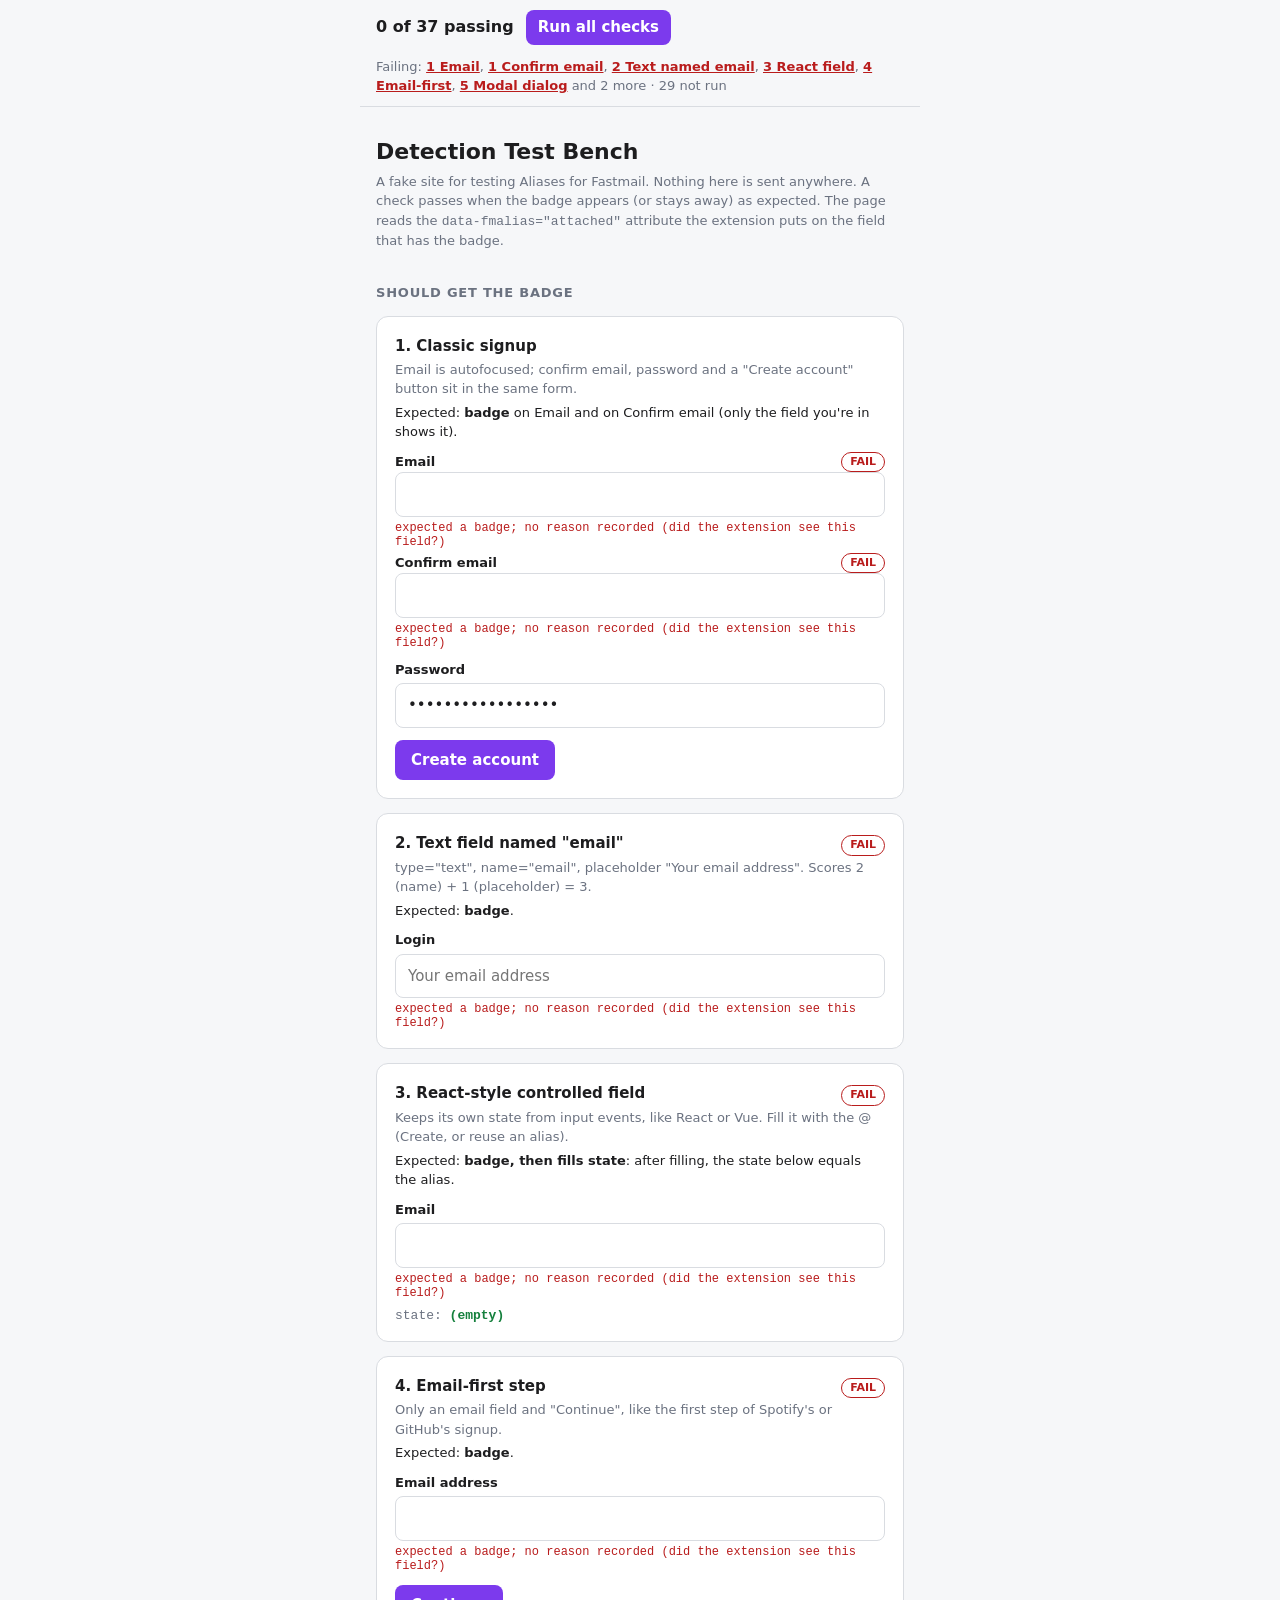
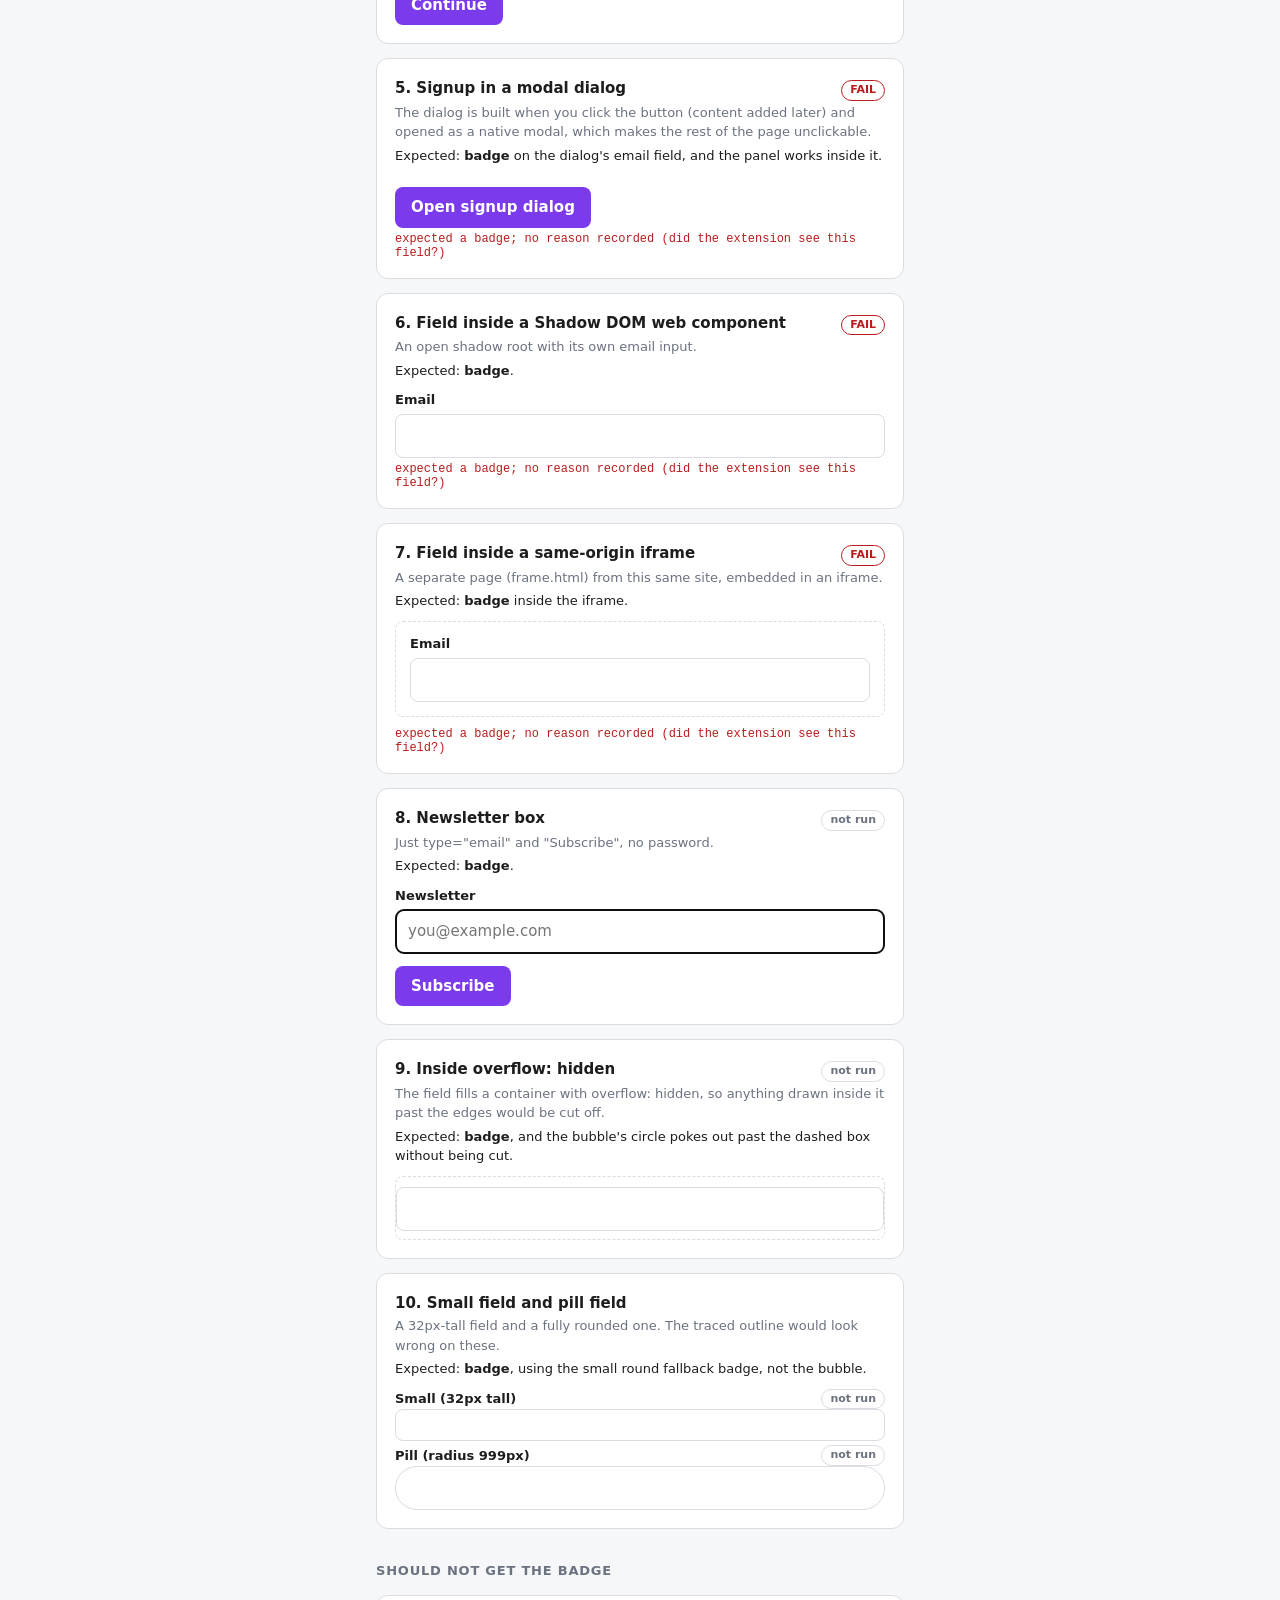
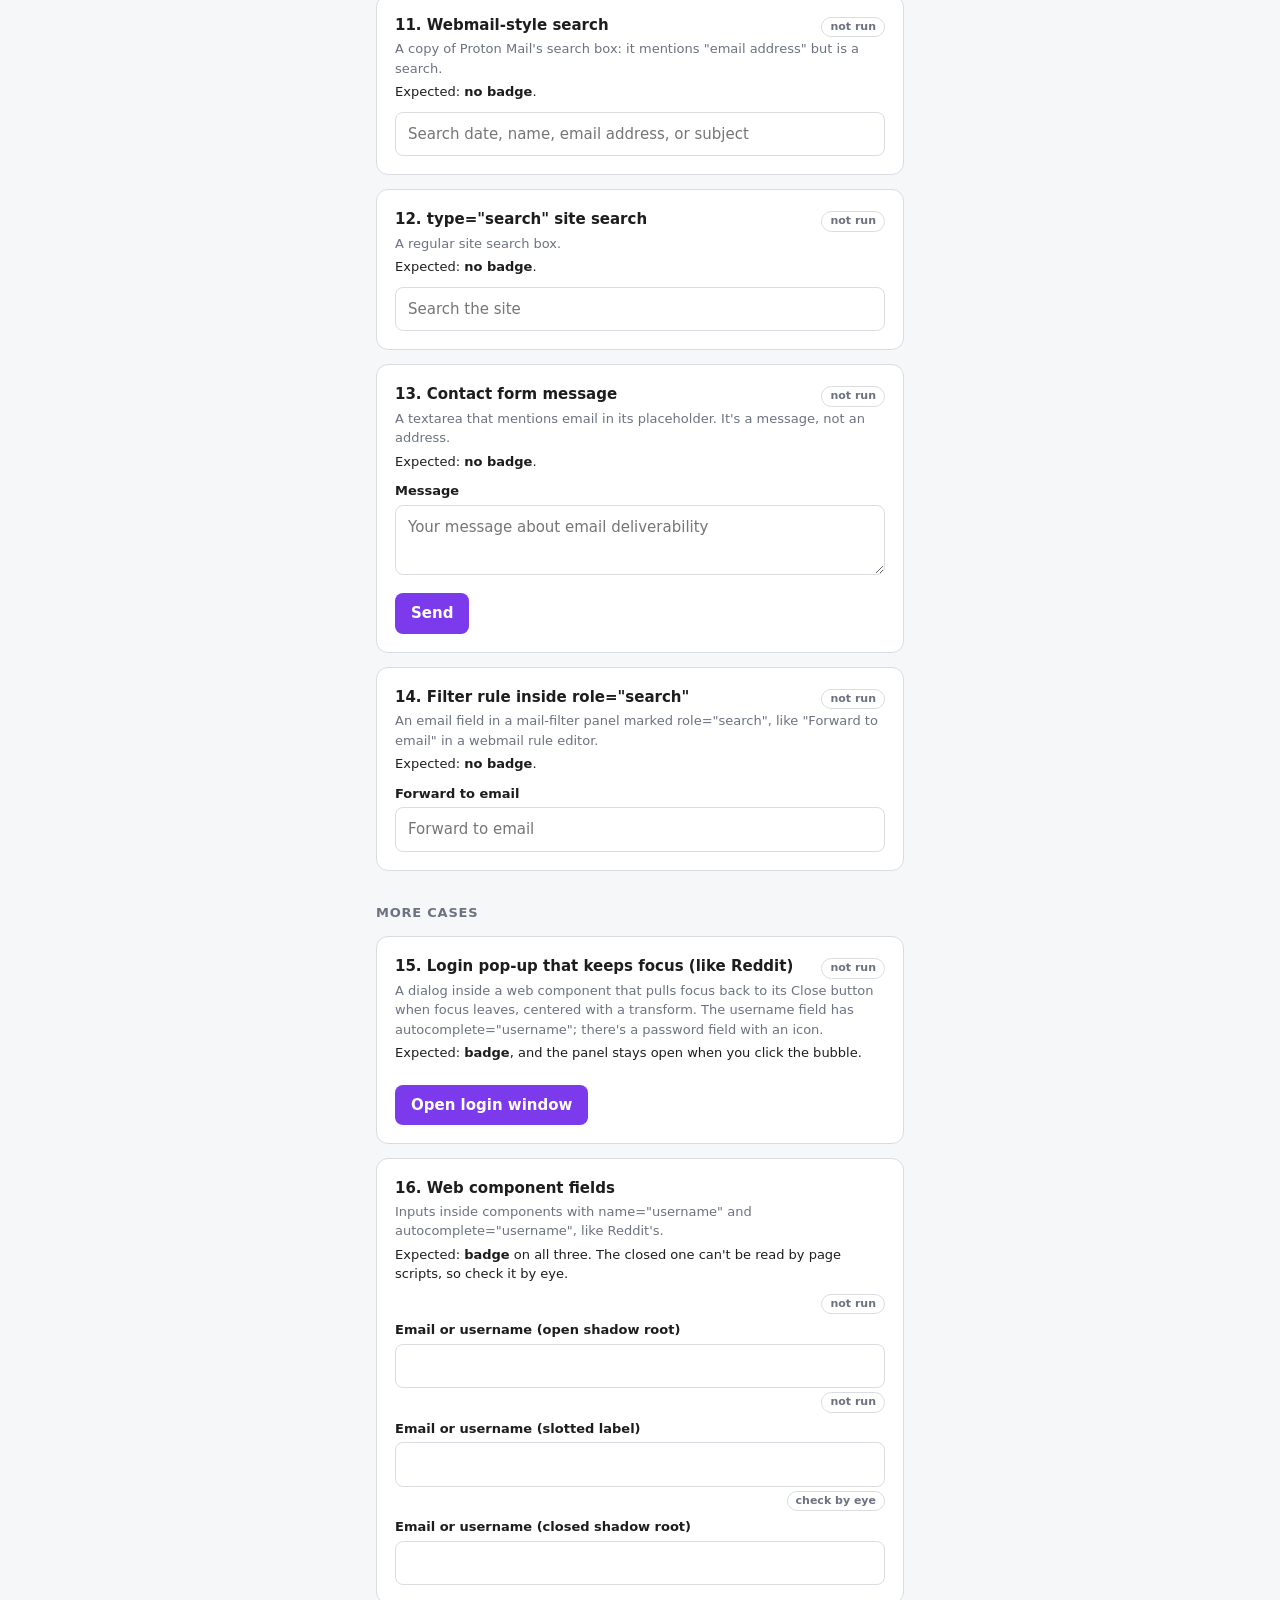
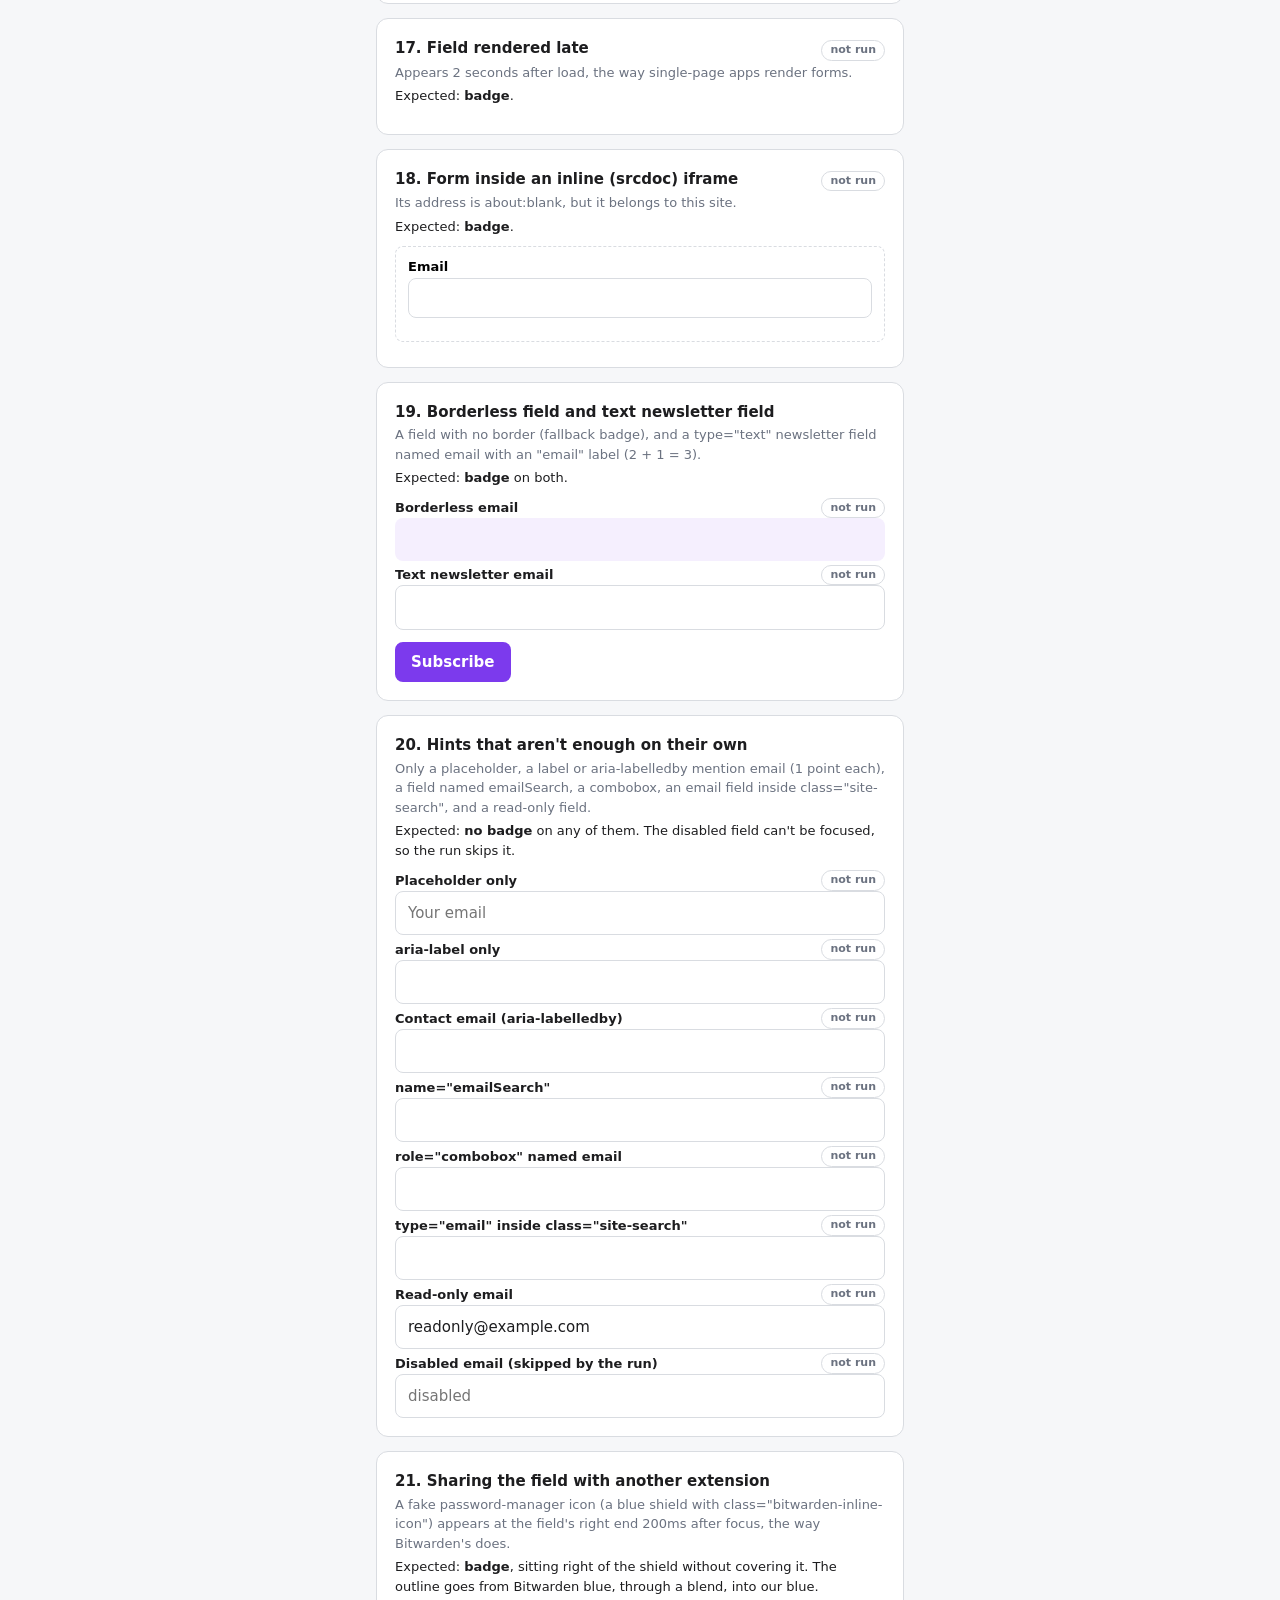
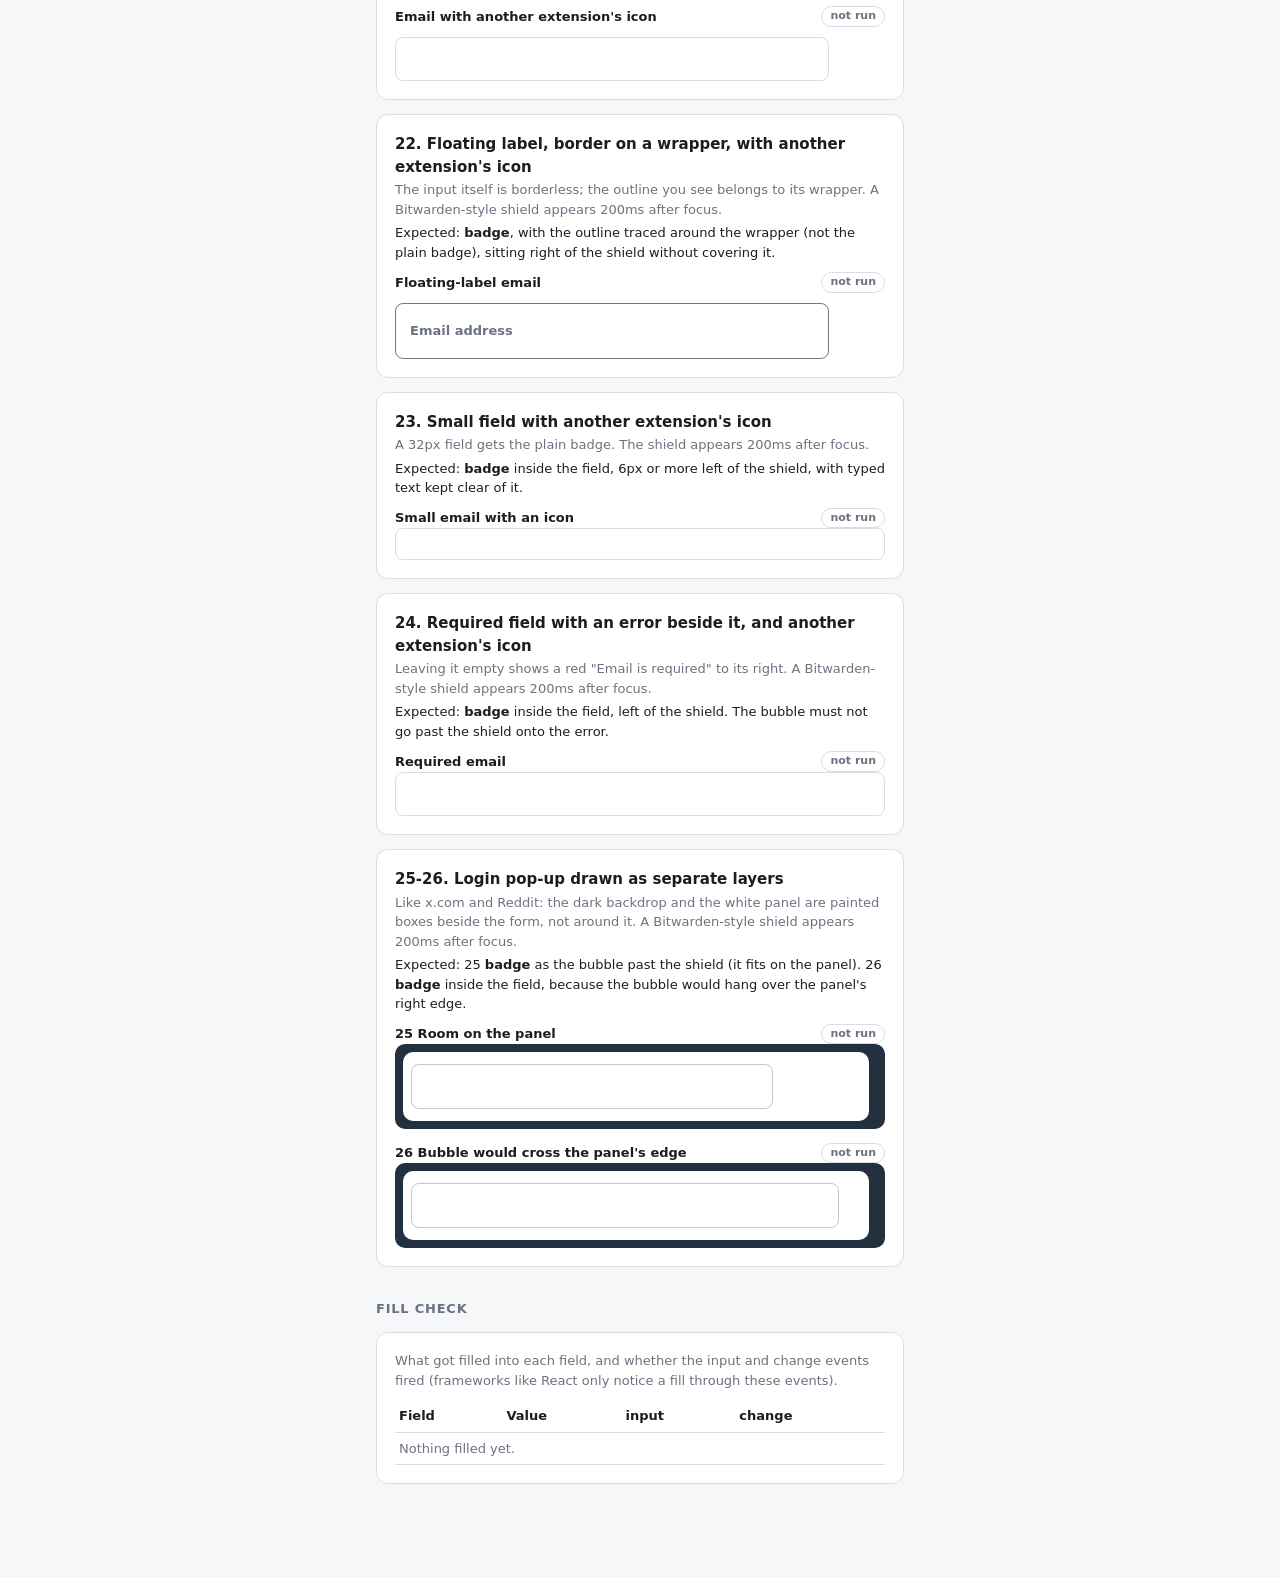
<file: test-site/index.html>
<!doctype html>
<html lang="en">
<head>
<meta charset="utf-8">
<meta name="viewport" content="width=device-width, initial-scale=1">
<title>Detection Test Bench</title>
<style>
  :root { --bg:#f6f7f9; --card:#fff; --fg:#1d1d1f; --muted:#6b7280; --line:#d9dce1; --accent:#7c3aed; --ok:#15803d; --bad:#b91c1c; --wait:#a16207; color-scheme: light dark; }
  @media (prefers-color-scheme: dark) { :root { --bg:#141518; --card:#1f2023; --fg:#ececef; --muted:#9ca3af; --line:#3a3b40; --accent:#a78bfa; --ok:#4ade80; --bad:#f87171; --wait:#facc15; } }
  * { box-sizing: border-box; }
  body { margin: 0; background: var(--bg); color: var(--fg); font: 15px/1.5 system-ui, -apple-system, "Segoe UI", sans-serif; }
  main { max-width: 560px; margin: 0 auto; padding: 0 16px 80px; }
  h1 { font-size: 22px; margin: 28px 0 4px; }
  h2.group { font-size: 13px; text-transform: uppercase; letter-spacing: .06em; color: var(--muted); margin: 32px 0 0; }
  .card { background: var(--card); border: 1px solid var(--line); border-radius: 12px; padding: 18px; margin: 14px 0; }
  .card h3 { font-size: 15px; margin: 0 0 2px; display: flex; gap: 8px; align-items: baseline; justify-content: space-between; }
  .muted { color: var(--muted); font-size: 13px; margin: 0 0 4px; }
  .expected { font-size: 13px; margin: 0 0 10px; }
  .expected b { font-weight: 600; }
  label { display: block; font-size: 13px; font-weight: 600; margin: 10px 0 4px; }
  input, textarea { width: 100%; padding: 10px 12px; border: 1px solid var(--line); border-radius: 8px; background: var(--card); color: var(--fg); font: inherit; }
  /* 22: Material-style floating label. The <input> has no border; the visible one is on the wrapper, and it thickens on focus. */
  .fl { position: relative; width: calc(100% - 56px); height: 56px; padding: 0 14px; border: 1px solid #79747e; border-radius: 8px; background: var(--card); }
  .fl:focus-within { border: 2px solid #0b57d0; padding: 0 13px; }
  .fl input { height: 100%; padding: 18px 40px 2px 0; border: 0; border-radius: 0; outline: none; background: transparent; }
  .fl label { position: absolute; left: 14px; top: 17px; margin: 0; color: var(--muted); pointer-events: none; transition: top .15s, font-size .15s; }
  .fl input:focus + label, .fl input:not(:placeholder-shown) + label { top: 6px; font-size: 12px; }
  /* 25-26: backdrop and panel are absolutely positioned siblings painted behind the form, not its ancestors. */
  .layers { position: relative; padding: 20px 16px; }
  .layer-backdrop { position: absolute; inset: 0; background: #22303f; border-radius: 10px; }
  .layer-panel { position: absolute; top: 8px; bottom: 8px; left: 8px; background: #fff; border-radius: 10px; }
  .layer-content { position: relative; }
  .layers input { background: #fff; color: #1d1d1f; border-color: #c4c7cc; }
  textarea { min-height: 70px; resize: vertical; }
  button { margin-top: 12px; padding: 9px 16px; border: 0; border-radius: 8px; background: var(--accent); color: #fff; font: inherit; font-weight: 600; cursor: pointer; }
  button.plain { background: transparent; color: var(--fg); border: 1px solid var(--line); }
  .state { margin-top: 8px; font: 13px ui-monospace, monospace; color: var(--muted); word-break: break-all; }
  .state b { color: var(--ok); }
  iframe { width: 100%; border: 1px dashed var(--line); border-radius: 8px; }
  /* status pills */
  .st { flex: none; font-size: 11px; font-weight: 600; padding: 1px 8px; border-radius: 999px; border: 1px solid var(--line); color: var(--muted); white-space: nowrap; }
  .st.pass { color: var(--ok); border-color: var(--ok); }
  .st.fail { color: var(--bad); border-color: var(--bad); }
  .st.wait { color: var(--wait); border-color: var(--wait); }
  .row { display: flex; align-items: center; gap: 8px; margin-top: 4px; }
  .row label { margin: 0; flex: 1; }
  /* summary bar */
  .summary { position: sticky; top: 0; z-index: 5; margin: 0 -16px; padding: 10px 16px; background: var(--bg); border-bottom: 1px solid var(--line); display: flex; align-items: center; gap: 12px; flex-wrap: wrap; }
  .summary .count { font-weight: 700; font-size: 16px; }
  .summary .detail { font-size: 13px; color: var(--muted); flex: 1 1 100%; order: 3; }
  .summary button { margin: 0; padding: 6px 12px; }
  .summary .detail a { color: var(--bad); font-weight: 600; cursor: pointer; text-decoration: underline; }
  .st.fail { text-transform: uppercase; }
  .why { margin-top: 4px; font: 12px ui-monospace, monospace; color: var(--bad); }
  /* case 9 */
  .clip { overflow: hidden; height: 64px; padding: 10px 0; border: 1px dashed var(--line); border-radius: 8px; }
  /* fill check */
  table { width: 100%; border-collapse: collapse; font-size: 13px; }
  th, td { text-align: left; padding: 6px 4px; border-bottom: 1px solid var(--line); vertical-align: top; }
  td.v { font-family: ui-monospace, monospace; word-break: break-all; }
  .yes { color: var(--ok); font-weight: 600; } .no { color: var(--muted); }
  dialog { border: 1px solid var(--line); border-radius: 16px; padding: 20px 24px 24px; width: min(400px, 92vw); background: var(--card); color: var(--fg); }
  dialog::backdrop { background: rgba(0,0,0,.5); }
</style>
</head>
<body>
<main>
  <div class="summary" role="status" aria-live="polite">
    <span class="count" id="sum-count">Starting…</span>
    <span class="detail" id="sum-detail">Checks run by themselves a second after the page loads.</span>
    <button type="button" id="run-all">Run all checks</button>
  </div>

  <h1>Detection Test Bench</h1>
  <p class="muted">A fake site for testing Aliases for Fastmail. Nothing here is sent anywhere. A check passes when the badge appears (or stays away) as expected. The page reads the <code>data-fmalias="attached"</code> attribute the extension puts on the field that has the badge.</p>

  <h2 class="group">Should get the badge</h2>

  <form class="card" id="signup" method="get" action="">
    <h3>1. Classic signup</h3>
    <p class="muted">Email is autofocused; confirm email, password and a "Create account" button sit in the same form.</p>
    <p class="expected">Expected: <b>badge</b> on Email and on Confirm email (only the field you're in shows it).</p>
    <div class="row"><label for="email">Email</label><span class="st" data-check="email"></span></div>
    <input type="email" id="email" name="email" autocomplete="email" autofocus>
    <div class="row"><label for="email_confirm">Confirm email</label><span class="st" data-check="email_confirm"></span></div>
    <input type="email" id="email_confirm" name="email_confirm" autocomplete="email">
    <label for="password">Password</label>
    <input type="password" id="password" name="password" autocomplete="new-password" value="Test-password-123">
    <button type="submit">Create account</button>
  </form>

  <div class="card">
    <h3>2. Text field named "email" <span class="st" data-check="login"></span></h3>
    <p class="muted">type="text", name="email", placeholder "Your email address". Scores 2 (name) + 1 (placeholder) = 3.</p>
    <p class="expected">Expected: <b>badge</b>.</p>
    <label for="login">Login</label>
    <input type="text" id="login" name="email" placeholder="Your email address">
  </div>

  <div class="card">
    <h3>3. React-style controlled field <span class="st" data-check="controlled"></span></h3>
    <p class="muted">Keeps its own state from input events, like React or Vue. Fill it with the @ (Create, or reuse an alias).</p>
    <p class="expected">Expected: <b>badge, then fills state</b>: after filling, the state below equals the alias.</p>
    <label for="controlled">Email</label>
    <input type="email" id="controlled">
    <div class="state">state: <b id="controlled-state">(empty)</b></div>
  </div>

  <form class="card" onsubmit="return false">
    <h3>4. Email-first step <span class="st" data-check="step-email"></span></h3>
    <p class="muted">Only an email field and "Continue", like the first step of Spotify's or GitHub's signup.</p>
    <p class="expected">Expected: <b>badge</b>.</p>
    <label for="step-email">Email address</label>
    <input type="email" id="step-email" name="email" autocomplete="email">
    <button type="submit">Continue</button>
  </form>

  <div class="card">
    <h3>5. Signup in a modal dialog <span class="st" data-check="dialog-email"></span></h3>
    <p class="muted">The dialog is built when you click the button (content added later) and opened as a native modal, which makes the rest of the page unclickable.</p>
    <p class="expected">Expected: <b>badge</b> on the dialog's email field, and the panel works inside it.</p>
    <button type="button" id="open-dialog">Open signup dialog</button>
  </div>

  <div class="card">
    <h3>6. Field inside a Shadow DOM web component <span class="st" data-check="s"></span></h3>
    <p class="muted">An open shadow root with its own email input.</p>
    <p class="expected">Expected: <b>badge</b>.</p>
    <div id="shadow-host"></div>
  </div>

  <div class="card">
    <h3>7. Field inside a same-origin iframe <span class="st" data-check="f"></span></h3>
    <p class="muted">A separate page (frame.html) from this same site, embedded in an iframe.</p>
    <p class="expected">Expected: <b>badge</b> inside the iframe.</p>
    <iframe id="frame" src="frame.html" title="Embedded signup" style="height:96px"></iframe>
  </div>

  <form class="card" onsubmit="return false">
    <h3>8. Newsletter box <span class="st" data-check="news-email"></span></h3>
    <p class="muted">Just type="email" and "Subscribe", no password.</p>
    <p class="expected">Expected: <b>badge</b>.</p>
    <label for="news-email">Newsletter</label>
    <input type="email" id="news-email" name="email" placeholder="you@example.com">
    <button type="submit">Subscribe</button>
  </form>

  <div class="card">
    <h3>9. Inside overflow: hidden <span class="st" data-check="clipped"></span></h3>
    <p class="muted">The field fills a container with overflow: hidden, so anything drawn inside it past the edges would be cut off.</p>
    <p class="expected">Expected: <b>badge</b>, and the bubble's circle pokes out past the dashed box without being cut.</p>
    <div class="clip"><input type="email" id="clipped" name="email" aria-label="Email"></div>
  </div>

  <div class="card">
    <h3>10. Small field and pill field</h3>
    <p class="muted">A 32px-tall field and a fully rounded one. The traced outline would look wrong on these.</p>
    <p class="expected">Expected: <b>badge</b>, using the small round fallback badge, not the bubble.</p>
    <div class="row"><label for="short">Small (32px tall)</label><span class="st" data-check="short"></span></div>
    <input type="email" id="short" style="height:32px;padding:3px 10px">
    <div class="row"><label for="pill">Pill (radius 999px)</label><span class="st" data-check="pill"></span></div>
    <input type="email" id="pill" style="border-radius:999px">
  </div>

  <h2 class="group">Should NOT get the badge</h2>

  <div class="card">
    <h3>11. Webmail-style search <span class="st" data-check="proton-search"></span></h3>
    <p class="muted">A copy of Proton Mail's search box: it mentions "email address" but is a search.</p>
    <p class="expected">Expected: <b>no badge</b>.</p>
    <input type="text" id="proton-search" placeholder="Search date, name, email address, or subject" aria-label="Search messages">
  </div>

  <div class="card">
    <h3>12. type="search" site search <span class="st" data-check="site-search"></span></h3>
    <p class="muted">A regular site search box.</p>
    <p class="expected">Expected: <b>no badge</b>.</p>
    <input type="search" id="site-search" name="q" placeholder="Search the site" aria-label="Search">
  </div>

  <form class="card" onsubmit="return false">
    <h3>13. Contact form message <span class="st" data-check="message"></span></h3>
    <p class="muted">A textarea that mentions email in its placeholder. It's a message, not an address.</p>
    <p class="expected">Expected: <b>no badge</b>.</p>
    <label for="message">Message</label>
    <textarea id="message" name="message" placeholder="Your message about email deliverability"></textarea>
    <button type="submit">Send</button>
  </form>

  <div class="card">
    <h3>14. Filter rule inside role="search" <span class="st" data-check="forward"></span></h3>
    <p class="muted">An email field in a mail-filter panel marked role="search", like "Forward to email" in a webmail rule editor.</p>
    <p class="expected">Expected: <b>no badge</b>.</p>
    <div role="search"><label for="forward">Forward to email</label><input type="email" id="forward" name="forward_email" placeholder="Forward to email"></div>
  </div>

  <h2 class="group">More cases</h2>

  <div class="card">
    <h3>15. Login pop-up that keeps focus (like Reddit) <span class="st" data-check="modal-user"></span></h3>
    <p class="muted">A dialog inside a web component that pulls focus back to its Close button when focus leaves, centered with a transform. The username field has autocomplete="username"; there's a password field with an icon.</p>
    <p class="expected">Expected: <b>badge</b>, and the panel stays open when you click the bubble.</p>
    <button type="button" id="open-modal">Open login window</button>
    <test-modal id="modal"></test-modal>
  </div>

  <div class="card">
    <h3>16. Web component fields</h3>
    <p class="muted">Inputs inside components with name="username" and autocomplete="username", like Reddit's.</p>
    <p class="expected">Expected: <b>badge</b> on all three. The closed one can't be read by page scripts, so check it by eye.</p>
    <div class="row"><span style="flex:1"></span><span class="st" data-check="wc-open"></span></div>
    <test-text-input id="wc-open" name="username" label="Email or username"></test-text-input>
    <div class="row"><span style="flex:1"></span><span class="st" data-check="wc-slotted"></span></div>
    <test-slotted-input id="wc-slotted"><span slot="label">Email or username (slotted label)</span></test-slotted-input>
    <div class="row"><span style="flex:1"></span><span class="st">check by eye</span></div>
    <test-text-input id="wc-closed" name="username" label="Email or username" closed></test-text-input>
  </div>

  <div class="card">
    <h3>17. Field rendered late <span class="st" data-check="late-email"></span></h3>
    <p class="muted">Appears 2 seconds after load, the way single-page apps render forms.</p>
    <p class="expected">Expected: <b>badge</b>.</p>
    <div id="late"></div>
  </div>

  <div class="card">
    <h3>18. Form inside an inline (srcdoc) iframe <span class="st" data-check="srcdoc"></span></h3>
    <p class="muted">Its address is about:blank, but it belongs to this site.</p>
    <p class="expected">Expected: <b>badge</b>.</p>
    <iframe id="srcdoc-frame" title="Inline signup widget" style="height:96px"
      srcdoc="<body style='margin:12px;font:15px system-ui,sans-serif'><label for='f' style='display:block;font-size:13px;font-weight:600;margin-bottom:4px'>Email</label><input type='email' id='f' name='email' style='width:100%;padding:10px 12px;border:1px solid #d9dce1;border-radius:8px;font:inherit;box-sizing:border-box'></body>"></iframe>
  </div>

  <div class="card">
    <h3>19. Borderless field and text newsletter field</h3>
    <p class="muted">A field with no border (fallback badge), and a type="text" newsletter field named email with an "email" label (2 + 1 = 3).</p>
    <p class="expected">Expected: <b>badge</b> on both.</p>
    <div class="row"><label for="borderless">Borderless email</label><span class="st" data-check="borderless"></span></div>
    <input type="email" id="borderless" style="border:0;background:rgba(124,58,237,.08)">
    <form onsubmit="return false"><div class="row"><label for="news-text">Text newsletter email</label><span class="st" data-check="news-text"></span></div><input type="text" id="news-text" name="email"><button type="submit">Subscribe</button></form>
  </div>

  <div class="card">
    <h3>20. Hints that aren't enough on their own</h3>
    <p class="muted">Only a placeholder, a label or aria-labelledby mention email (1 point each), a field named emailSearch, a combobox, an email field inside class="site-search", and a read-only field.</p>
    <p class="expected">Expected: <b>no badge</b> on any of them. The disabled field can't be focused, so the run skips it.</p>
    <div class="row"><label for="ph-only">Placeholder only</label><span class="st" data-check="ph-only"></span></div>
    <input type="text" id="ph-only" placeholder="Your email">
    <div class="row"><label for="label-only">aria-label only</label><span class="st" data-check="label-only"></span></div>
    <input type="text" id="label-only" aria-label="Email address">
    <div class="row"><span id="lbl-contact" style="flex:1;font-size:13px;font-weight:600">Contact email (aria-labelledby)</span><span class="st" data-check="labelledby"></span></div>
    <input type="text" id="labelledby" name="field_7" aria-labelledby="lbl-contact">
    <div class="row"><label for="email-search">name="emailSearch"</label><span class="st" data-check="email-search"></span></div>
    <input type="text" id="email-search" name="emailSearch">
    <div class="row"><label for="combo">role="combobox" named email</label><span class="st" data-check="combo"></span></div>
    <input type="text" id="combo" name="email" role="combobox">
    <div class="site-search"><div class="row"><label for="in-search-div">type="email" inside class="site-search"</label><span class="st" data-check="in-search-div"></span></div><input type="email" id="in-search-div" name="email"></div>
    <div class="row"><label for="readonly">Read-only email</label><span class="st" data-check="readonly"></span></div>
    <input type="email" id="readonly" readonly value="readonly@example.com">
    <div class="row"><label for="disabled">Disabled email (skipped by the run)</label><span class="st" data-check="disabled"></span></div>
    <input type="email" id="disabled" disabled placeholder="disabled">
  </div>

  <div class="card">
    <h3>21. Sharing the field with another extension</h3>
    <p class="muted">A fake password-manager icon (a blue shield with class="bitwarden-inline-icon") appears at the field's right end 200ms after focus, the way Bitwarden's does.</p>
    <p class="expected">Expected: <b>badge</b>, sitting right of the shield without covering it. The outline goes from Bitwarden blue, through a blend, into our blue.</p>
    <!-- 10px gap: the bubble past the shield pokes ~5px above the field, and must not land on this row's status pill -->
    <div class="row" style="margin-bottom:10px"><label for="shared">Email with another extension's icon</label><span class="st" data-check="shared"></span></div>
    <div id="shared-wrap" style="position:relative;width:calc(100% - 56px)"><input type="email" id="shared" name="email" style="width:100%"></div>
  </div>

  <div class="card">
    <h3>22. Floating label, border on a wrapper, with another extension's icon</h3>
    <p class="muted">The input itself is borderless; the outline you see belongs to its wrapper. A Bitwarden-style shield appears 200ms after focus.</p>
    <p class="expected">Expected: <b>badge</b>, with the outline traced around the wrapper (not the plain badge), sitting right of the shield without covering it.</p>
    <div class="row" style="margin-bottom:10px"><span style="flex:1;font-size:13px;font-weight:600">Floating-label email</span><span class="st" data-check="floating"></span></div>
    <div class="fl" id="floating-wrap"><input type="email" id="floating" name="email" placeholder=" "><label for="floating">Email address</label></div>
  </div>

  <div class="card">
    <h3>23. Small field with another extension's icon</h3>
    <p class="muted">A 32px field gets the plain badge. The shield appears 200ms after focus.</p>
    <p class="expected">Expected: <b>badge</b> inside the field, 6px or more left of the shield, with typed text kept clear of it.</p>
    <div class="row"><label for="short-shared">Small email with an icon</label><span class="st" data-check="short-shared"></span></div>
    <div id="short-shared-wrap" style="position:relative"><input type="email" id="short-shared" name="email" style="height:32px;padding:4px 10px"></div>
  </div>

  <div class="card">
    <h3>24. Required field with an error beside it, and another extension's icon</h3>
    <p class="muted">Leaving it empty shows a red "Email is required" to its right. A Bitwarden-style shield appears 200ms after focus.</p>
    <p class="expected">Expected: <b>badge</b> inside the field, left of the shield. The bubble must not go past the shield onto the error.</p>
    <div class="row"><label for="required">Required email</label><span class="st" data-check="required"></span></div>
    <div style="display:flex;align-items:center;gap:8px">
      <div id="required-wrap" style="position:relative;flex:1"><input type="email" id="required" name="email" required></div>
      <span id="required-error" style="color:#d93025;font-size:13px;font-weight:600;white-space:nowrap" hidden>Email is required</span>
    </div>
  </div>

  <div class="card">
    <h3>25-26. Login pop-up drawn as separate layers</h3>
    <p class="muted">Like x.com and Reddit: the dark backdrop and the white panel are painted boxes beside the form, not around it. A Bitwarden-style shield appears 200ms after focus.</p>
    <p class="expected">Expected: 25 <b>badge</b> as the bubble past the shield (it fits on the panel). 26 <b>badge</b> inside the field, because the bubble would hang over the panel's right edge.</p>
    <div class="row"><label for="modal-in">25 Room on the panel</label><span class="st" data-check="modal-in"></span></div>
    <div class="layers"><div class="layer-backdrop"></div><div class="layer-panel" style="right:16px"></div>
      <div class="layer-content" style="padding-right:96px"><div id="modal-in-wrap" style="position:relative"><input type="email" id="modal-in" name="email"></div></div></div>
    <div class="row" style="margin-top:14px"><label for="modal-edge">26 Bubble would cross the panel's edge</label><span class="st" data-check="modal-edge"></span></div>
    <div class="layers"><div class="layer-backdrop"></div><div class="layer-panel" style="right:16px"></div>
      <div class="layer-content" style="padding-right:30px"><div id="modal-edge-wrap" style="position:relative"><input type="email" id="modal-edge" name="email"></div></div></div>
  </div>

  <h2 class="group">Fill check</h2>
  <div class="card">
    <p class="muted" style="margin-bottom:10px">What got filled into each field, and whether the input and change events fired (frameworks like React only notice a fill through these events).</p>
    <table><thead><tr><th>Field</th><th>Value</th><th>input</th><th>change</th></tr></thead><tbody id="fill-rows"><tr><td colspan="4" class="no">Nothing filled yet.</td></tr></tbody></table>
  </div>
</main>

<script>
  const $id = id => document.getElementById(id);
  const sleep = ms => new Promise(r => setTimeout(r, ms));

  // ---- page fixtures -------------------------------------------------------------------------
  // Signup form submit: show what came back in the URL.
  const params = new URLSearchParams(location.search);
  if (params.has('email')) alert(`Submitted email: ${params.get('email') || '(empty)'}, confirm: ${params.get('email_confirm') || '(empty)'}`);

  // 3. React-style: state only changes through input events.
  $id('controlled').addEventListener('input', e => { $id('controlled-state').textContent = e.target.value || '(empty)'; });

  // 5. Native modal dialog, built on first click.
  $id('open-dialog').onclick = () => {
    let d = $id('signup-dialog');
    if (!d) {
      d = document.createElement('dialog');
      d.id = 'signup-dialog';
      d.innerHTML = `<form method="dialog"><h3 style="margin:0 0 4px">Create your account</h3>
        <label for="dialog-email">Email</label><input type="email" id="dialog-email" name="email" autocomplete="email">
        <label for="dialog-pw">Password</label><input type="password" id="dialog-pw" autocomplete="new-password">
        <button type="submit" value="signup">Sign up</button> <button type="submit" class="plain" value="cancel">Close</button></form>`;
      document.body.append(d);
    }
    d.showModal();
  };

  // 6. Open shadow root.
  $id('shadow-host').attachShadow({ mode: 'open' }).innerHTML = `<style>input{width:100%;padding:10px 12px;border:1px solid #d9dce1;border-radius:8px;font:inherit;box-sizing:border-box}
    label{display:block;font-size:13px;font-weight:600;margin:10px 0 4px}</style><label for="s">Email</label><input type="email" id="s" name="email">`;

  // 17. Rendered late.
  setTimeout(() => { $id('late').innerHTML = '<label for="late-email">Email</label><input type="email" id="late-email" name="late_email">'; }, 2000);

  // 15. Reddit-style modal: dialog in a shadow root that sends focus back to Close whenever it leaves.
  customElements.define('test-modal', class extends HTMLElement {
    connectedCallback() {
      const r = this.attachShadow({ mode: 'open' });
      r.innerHTML = `<style>
          .overlay { position: fixed; inset: 0; background: rgba(0,0,0,.45); z-index: 10; }
          [role=dialog] { position: fixed; left: 50%; top: 50%; transform: translate(-50%, -50%); width: 380px; padding: 20px 24px 24px;
            background: #fff; color: #1d1d1f; border-radius: 16px; font: 15px system-ui, sans-serif; }
          h3 { margin: 0 0 12px; } #close { float: right; border: 0; background: #eee; border-radius: 50%; width: 32px; height: 32px; cursor: pointer; }
          label { display: block; font-size: 13px; font-weight: 600; }
          input { display: block; width: 100%; box-sizing: border-box; margin-top: 6px; padding: 10px 12px; border: 1px solid #d9dce1; border-radius: 8px; font: inherit; }
        </style>
        <div class="overlay" hidden><div role="dialog" aria-modal="true" aria-label="Log In">
          <button id="close" aria-label="Close">✕</button><h3>Log In</h3>
          <label>Email or username<input id="modal-user" type="text" name="username" autocomplete="username"></label>
          <label style="margin-top:12px"><svg width="12" height="12" viewBox="0 0 12 12" aria-hidden="true"><circle cx="6" cy="6" r="5" fill="currentColor"/></svg> Password<input id="modal-pw" type="password" name="password" autocomplete="current-password"></label>
        </div></div>`;
      const overlay = r.querySelector('.overlay'), dialog = r.querySelector('[role=dialog]'), close = r.getElementById('close');
      this.open = () => { overlay.hidden = false; close.focus(); };
      this.close = () => { overlay.hidden = true; };
      close.onclick = this.close;
      document.addEventListener('focusin', e => { if (!overlay.hidden && !e.composedPath().includes(dialog)) close.focus(); }, true);
    }
  });
  $id('open-modal').onclick = () => $id('modal').open();

  // 16. Components: label on the host / label through a slot.
  customElements.define('test-text-input', class extends HTMLElement {
    connectedCallback() {
      const r = this.attachShadow({ mode: this.hasAttribute('closed') ? 'closed' : 'open' });
      const label = this.getAttribute('label') + (this.hasAttribute('closed') ? ' (closed shadow root)' : ' (open shadow root)');
      r.innerHTML = `<style>input{width:100%;padding:10px 12px;border:1px solid #d9dce1;border-radius:8px;font:inherit;box-sizing:border-box}
        span{display:block;font-size:13px;font-weight:600;margin:6px 0 4px}</style>
        <span>${label}</span><input type="text" name="${this.getAttribute('name')}" autocomplete="username">`;
    }
  });
  customElements.define('test-slotted-input', class extends HTMLElement {
    connectedCallback() {
      this.attachShadow({ mode: 'open' }).innerHTML = `<style>input{width:100%;padding:10px 12px;border:1px solid #d9dce1;border-radius:8px;font:inherit;box-sizing:border-box}
        label span{display:block;font-size:13px;font-weight:600;margin:6px 0 4px}</style>
        <label><span id="fp-input-label"><slot name="label"></slot></span>
        <input aria-labelledby="fp-input-label" type="text" name="username" autocomplete="username webauthn"></label>`;
    }
  });

  // ---- checks ---------------------------------------------------------------------------------
  const sr = id => $id(id)?.shadowRoot;
  const frameDoc = id => { try { return $id(id).contentDocument; } catch { return null; } };
  // expect: 'badge' | 'none'. el() may return null until the field exists; prepare() opens what it's in.
  const CHECKS = [
    { id: 'email', name: '1 Email', expect: 'badge', el: () => $id('email') },
    { id: 'email_confirm', name: '1 Confirm email', expect: 'badge', el: () => $id('email_confirm') },
    { id: 'login', name: '2 Text named email', expect: 'badge', el: () => $id('login') },
    { id: 'controlled', name: '3 React field', expect: 'badge', el: () => $id('controlled') },
    { id: 'step-email', name: '4 Email-first', expect: 'badge', el: () => $id('step-email') },
    { id: 'dialog-email', name: '5 Modal dialog', expect: 'badge', el: () => $id('dialog-email'), prepare: () => $id('open-dialog').click(), done: () => $id('signup-dialog')?.close() },
    { id: 's', name: '6 Shadow DOM', expect: 'badge', el: () => sr('shadow-host')?.getElementById('s') },
    { id: 'f', name: '7 Iframe', expect: 'badge', el: () => frameDoc('frame')?.getElementById('f') },
    { id: 'news-email', name: '8 Newsletter', expect: 'badge', el: () => $id('news-email') },
    { id: 'clipped', name: '9 overflow: hidden', expect: 'badge', el: () => $id('clipped') },
    { id: 'short', name: '10 Small field', expect: 'badge', el: () => $id('short') },
    { id: 'pill', name: '10 Pill field', expect: 'badge', el: () => $id('pill') },
    { id: 'proton-search', name: '11 Webmail search', expect: 'none', el: () => $id('proton-search') },
    { id: 'site-search', name: '12 Site search', expect: 'none', el: () => $id('site-search') },
    { id: 'message', name: '13 Message textarea', expect: 'none', el: () => $id('message') },
    { id: 'forward', name: '14 role=search filter', expect: 'none', el: () => $id('forward') },
    { id: 'modal-user', name: '15 Focus-keeping pop-up', expect: 'badge', el: () => sr('modal')?.getElementById('modal-user'), prepare: () => $id('modal').open(), done: () => $id('modal').close() },
    { id: 'wc-open', name: '16 Component', expect: 'badge', el: () => sr('wc-open')?.querySelector('input') },
    { id: 'wc-slotted', name: '16 Slotted label', expect: 'badge', el: () => sr('wc-slotted')?.querySelector('input') },
    { id: 'late-email', name: '17 Rendered late', expect: 'badge', el: () => $id('late-email') },
    { id: 'srcdoc', name: '18 srcdoc iframe', expect: 'badge', el: () => frameDoc('srcdoc-frame')?.getElementById('f') },
    { id: 'borderless', name: '19 Borderless', expect: 'badge', el: () => $id('borderless') },
    { id: 'news-text', name: '19 Text newsletter', expect: 'badge', el: () => $id('news-text') },
    { id: 'ph-only', name: '20 Placeholder only', expect: 'none', el: () => $id('ph-only') },
    { id: 'label-only', name: '20 aria-label only', expect: 'none', el: () => $id('label-only') },
    { id: 'labelledby', name: '20 aria-labelledby', expect: 'none', el: () => $id('labelledby') },
    { id: 'email-search', name: '20 emailSearch', expect: 'none', el: () => $id('email-search') },
    { id: 'combo', name: '20 Combobox', expect: 'none', el: () => $id('combo') },
    { id: 'in-search-div', name: '20 In .site-search', expect: 'none', el: () => $id('in-search-div') },
    { id: 'readonly', name: '20 Read-only', expect: 'none', el: () => $id('readonly') },
    { id: 'disabled', name: '20 Disabled', expect: 'none', el: () => $id('disabled') },
    { id: 'shared', name: '21 Shared field', expect: 'badge', el: () => $id('shared'), verify: el => verifyBeside(el, 'bubble') },
    { id: 'floating', name: '22 Floating label', expect: 'badge', el: () => $id('floating'), verify: el => verifyBeside(el, 'bubble') },
    { id: 'short-shared', name: '23 Small + icon', expect: 'badge', el: () => $id('short-shared'), verify: el => verifyBeside(el, 'plain') },
    { id: 'modal-in', name: '25 Pop-up, room', expect: 'badge', el: () => $id('modal-in'), verify: el => verifyBeside(el, 'bubble') },
    { id: 'modal-edge', name: '26 Pop-up edge', expect: 'badge', el: () => $id('modal-edge'), verify: async el => (await verifyBeside(el, 'plain')) ||
      (/taken by div\.layer-(panel|backdrop)/.test(el.getAttribute('data-fmalias-place') || '') ? '' : "expected the pop-up's edge to take the spot, got " + el.getAttribute('data-fmalias-place')) },
    { id: 'required', name: '24 Error beside', expect: 'badge', el: () => $id('required'), prepare: () => { $id('required').focus(); $id('required').blur(); }, verify: el => verifyBeside(el, 'plain') },
  ];
  CHECKS.forEach(c => { c.state = 'untested'; });

  // 21-23: a fake password-manager icon comes and goes with focus, like Bitwarden's.
  const shieldTimers = {};
  // 24: the error shows when the field is left empty, like a site's own validation.
  $id('required').addEventListener('blur', e => { $id('required-error').hidden = !!e.target.value; });
  for (const [id, size] of [['shared', 24], ['floating', 24], ['short-shared', 20], ['required', 24], ['modal-in', 24], ['modal-edge', 24]]) {
    const wrap = $id(id + '-wrap');
    $id(id).addEventListener('focus', () => {
      clearTimeout(shieldTimers[id]);
      shieldTimers[id] = setTimeout(() => {
        if (wrap.querySelector('.bitwarden-inline-icon')) return;
        wrap.insertAdjacentHTML('beforeend', `<span class="bitwarden-inline-icon" style="position:absolute;right:8px;top:50%;width:${size}px;height:${size}px;margin-top:-${size / 2}px;display:grid;place-items:center">` +
          `<svg width="${size}" height="${size}" viewBox="0 0 24 24"><path fill="#175DDC" d="M12 2 4 5v6c0 5 3.4 9.4 8 11 4.6-1.6 8-6 8-11V5z"/></svg></span>`);
      }, 200);
    });
    $id(id).addEventListener('blur', () => { clearTimeout(shieldTimers[id]); wrap.querySelector('.bitwarden-inline-icon')?.remove(); });
  }
  // Our layer is a closed shadow root, so check from outside with hit-testing: the shield's center must still be the shield,
  // and our badge must be beside it: right of it for the traced bubble, left of it (6px or more away) for the plain badge.
  async function verifyBeside(el, look) {
    el.scrollIntoView({ block: 'center' }); // hit-testing only sees what's on screen
    await sleep(600); // shield at 200ms, extension re-checks at 300ms
    const icon = el.closest('[id$="-wrap"]').querySelector('.bitwarden-inline-icon')?.getBoundingClientRect();
    if (!icon) return 'the fake icon never appeared';
    const midY = icon.top + icon.height / 2, ours = (x, y = midY) => document.elementFromPoint(x, y)?.localName === 'fastmail-alias';
    const got = el.getAttribute('data-fmalias-look') || '';
    if (el.getAttribute('data-fmalias-neighbor') !== 'Bitwarden') return 'extension did not notice the Bitwarden icon';
    if (look === 'bubble' && !got.startsWith('traced')) return 'expected the traced outline, got ' + got;
    if (ours(icon.left + icon.width / 2)) return 'our badge covers the other icon';
    if (look === 'bubble' && !ours(icon.right + 20)) return 'our bubble is not right of the other icon';
    if (look === 'plain') {
      if ([1, 3, 5].some(d => ours(icon.left - d))) return 'our badge is closer than 6px to the other icon';
      if (!ours(icon.left - 6 - 16)) return 'our badge is not inside the field, left of the other icon';
      if (parseFloat(getComputedStyle(el).paddingRight) < el.getBoundingClientRect().right - (icon.left - 6 - 32)) return 'typed text could run under our badge (padding-right too small)';
      const err = $id(el.id + '-error');
      // 24 keeps a real blocker past the icon: the badge must have been moved inside because that spot was taken.
      if (err && !(el.getAttribute('data-fmalias-place') || '').startsWith('beside icon (spot past the icon taken')) return 'expected the spot past the icon to be taken by the error, got ' + el.getAttribute('data-fmalias-place');
      if (err && !err.hidden) { const e = err.getBoundingClientRect(); if ([.2, .5, .8].some(f => ours(e.left + e.width * f, e.top + e.height / 2))) return 'our badge covers the error message'; }
    }
    return '';
  }

  // React field: the state line turns green when it matches a filled alias.
  $id('controlled').addEventListener('input', e => { $id('controlled-state').parentElement.style.color = e.target.value.includes('@') ? 'var(--ok)' : ''; });

  // Fill check: count input/change events on every check field.
  const fills = new Map(), hooked = new WeakSet();
  function hook(c, el) {
    if (!el || hooked.has(el)) return;
    hooked.add(el);
    for (const type of ['input', 'change']) el.addEventListener(type, () => {
      const f = fills.get(c.id) || { name: c.name, input: 0, change: 0 };
      f[type]++; f.value = el.value; fills.set(c.id, f); renderFills();
    });
  }
  setInterval(() => CHECKS.forEach(c => hook(c, c.el())), 500); // late fields, dialogs, iframes
  function renderFills() {
    $id('fill-rows').replaceChildren(...[...fills.values()].map(f => {
      const tr = document.createElement('tr');
      for (const [text, cls] of [[f.name], [f.value || '(empty)', 'v'], [f.input ? `yes (${f.input})` : 'no', f.input ? 'yes' : 'no'], [f.change ? `yes (${f.change})` : 'no', f.change ? 'yes' : 'no']]) {
        const td = document.createElement('td'); td.textContent = text; if (cls) td.className = cls; tr.append(td);
      }
      return tr;
    }));
  }

  // Where to put the FAIL reason line: under the field, or under the element that contains it (component, iframe).
  const anchorFor = c => ({ s: $id('shadow-host'), f: $id('frame'), srcdoc: $id('srcdoc-frame'), 'modal-user': $id('open-modal'),
    'dialog-email': $id('open-dialog'), 'wc-open': $id('wc-open'), 'wc-slotted': $id('wc-slotted') })[c.id] || c.el();

  const LABEL = { untested: 'not run', pass: 'pass', fail: 'FAIL', skipped: 'not run (disabled)' };
  function render() {
    for (const c of CHECKS) {
      document.querySelectorAll(`.st[data-check="${c.id}"]`).forEach(s => { s.textContent = LABEL[c.state]; s.className = 'st ' + c.state; });
      const why = document.querySelector(`.why[data-why="${c.id}"]`);
      if (c.state === 'fail') {
        const line = why || Object.assign(document.createElement('div'), { className: 'why' });
        line.dataset.why = c.id;
        line.textContent = (c.expect === 'badge' ? 'expected a badge; ' : 'expected no badge; ') + (c.reason || 'no reason recorded (did the extension see this field?)');
        if (!why) anchorFor(c)?.after(line);
      } else why?.remove();
    }
    const counted = CHECKS.filter(c => c.state !== 'skipped'), passing = counted.filter(c => c.state === 'pass').length;
    const failing = counted.filter(c => c.state === 'fail'), notRun = counted.filter(c => c.state === 'untested').length;
    $id('sum-count').textContent = `${passing} of ${counted.length} passing`;
    const detail = $id('sum-detail');
    detail.replaceChildren();
    if (failing.length) {
      detail.append('Failing: ');
      const MAX = 6; // keep the bar short; the pills on the page show the rest
      failing.slice(0, MAX).forEach((c, i) => {
        const a = Object.assign(document.createElement('a'), { textContent: c.name, href: '#' });
        a.onclick = e => { e.preventDefault(); anchorFor(c)?.closest('.card, form')?.scrollIntoView({ behavior: 'smooth', block: 'center' }); };
        detail.append(...(i ? [', ', a] : [a]));
      });
      if (failing.length > MAX) detail.append(` and ${failing.length - MAX} more`);
    }
    if (notRun) detail.append(`${failing.length ? ' · ' : ''}${notRun} not run`);
    if (!failing.length && !notRun) detail.append('All checks passed.');
  }

  // Deepest focused element, through shadow roots and same-origin iframes.
  function deepActive() {
    let el = document.activeElement;
    for (;;) {
      if (el?.shadowRoot?.activeElement) el = el.shadowRoot.activeElement;
      else if (el?.tagName === 'IFRAME' && el.contentDocument?.activeElement && el.contentDocument.activeElement !== el.contentDocument.body) el = el.contentDocument.activeElement;
      else return el;
    }
  }
  // Two animation frames; Chrome pauses those in tabs that aren't on screen, so don't wait more than 100ms.
  const frames2 = () => Promise.race([new Promise(r => requestAnimationFrame(() => requestAnimationFrame(r))), sleep(100)]);
  async function waitFor(get, ms) { for (const end = Date.now() + ms; !get() && Date.now() < end;) await sleep(100); return get(); }

  let running = false;
  async function runAll() {
    if (running) return;
    running = true;
    $id('run-all').disabled = true;
    $id('sum-count').textContent = 'Running…';
    // Chrome only sends focus events (which the extension listens for) while this page has keyboard focus,
    // not while DevTools, the address bar or another window has it. Pause until the page is back.
    async function pageFocus(msg) {
      if (document.hasFocus()) return;
      $id('sum-detail').textContent = msg;
      await new Promise(r => addEventListener('focus', r, { once: true }));
    }
    await pageFocus('Click anywhere on this page to start the checks.');
    const startFocus = deepActive(), startX = scrollX, startY = scrollY;
    for (let i = 0; i < CHECKS.length; i++) {
      const c = CHECKS[i];
      await pageFocus('Paused: click this page to continue (checks need it to have focus).');
      // After opening a dialog, give the page (and other extensions, e.g. password managers) a moment to settle,
      // the way a person would; some pull focus out of a dialog that just opened.
      if (c.prepare) { c.prepare(); await sleep(300); }
      const el = await waitFor(c.el, c.id === 'late-email' ? 3000 : 1000);
      if (!el) { c.state = 'untested'; c.done?.(); continue; }
      if (el.disabled) { c.state = 'skipped'; c.done?.(); continue; }
      el.removeAttribute('data-fmalias'); el.removeAttribute('data-fmalias-reason');
      el.blur(); // an already-focused field (the autofocused Email) gets no new focus event otherwise
      el.focus({ preventScroll: true });
      await frames2(); await sleep(50);
      const attached = el.getAttribute('data-fmalias') === 'attached';
      c.reason = el.getAttribute('data-fmalias-reason') || '';
      // Focus left the page mid-check: the extension never saw this field, so redo it rather than fail it.
      if (!c.reason && !document.hasFocus()) { el.blur(); c.done?.(); i--; continue; }
      c.state = attached === (c.expect === 'badge') ? 'pass' : 'fail';
      const bad = c.state === 'pass' && c.verify ? await c.verify(el) : '';
      if (bad) { c.state = 'fail'; c.reason = bad; }
      el.blur();
      c.done?.();
      render();
    }
    // Put focus and scroll back where they were.
    if (startFocus && startFocus !== document.body) startFocus.focus({ preventScroll: true });
    scrollTo(startX, startY);
    running = false;
    $id('run-all').disabled = false;
    render();
  }
  $id('run-all').onclick = runAll;
  render();
  addEventListener('load', () => setTimeout(runAll, 1000));
</script>
</body>
</html>
</file>
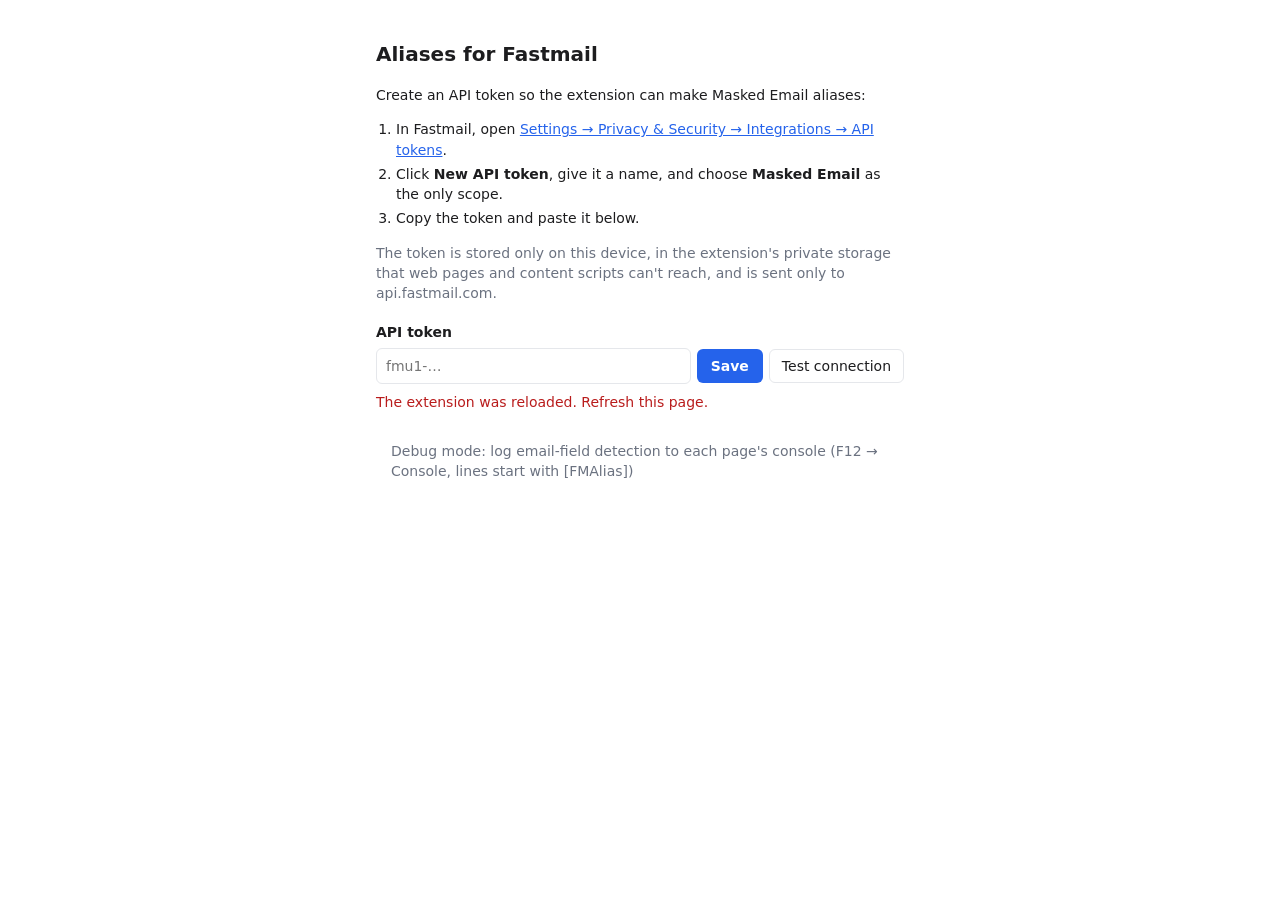
<file: options.html>
<!doctype html>
<html><head><meta charset="utf-8"><title>Aliases for Fastmail settings</title>
<link rel="stylesheet" href="ui.css">
<style>
  body { max-width: 560px; margin: 40px auto; padding: 0 16px; font-size: 14px; }
  h1 { font-size: 20px; margin: 0 0 16px; }
  ol { padding-left: 20px; }
  li { margin: 4px 0; }
  label { display: block; font-weight: 600; margin: 18px 0 6px; }
  .row { flex-wrap: wrap; }
  .check { display: flex; gap: 8px; align-items: center; margin-top: 28px; font-weight: 400; color: var(--muted); }
</style></head>
<body>
  <h1>Aliases for Fastmail</h1>
  <p>Create an API token so the extension can make Masked Email aliases:</p>
  <ol>
    <li>In Fastmail, open <a href="https://app.fastmail.com/settings/security/tokens" target="_blank" rel="noopener">Settings → Privacy &amp; Security → Integrations → API tokens</a>.</li>
    <li>Click <b>New API token</b>, give it a name, and choose <b>Masked Email</b> as the only scope.</li>
    <li>Copy the token and paste it below.</li>
  </ol>
  <p class="muted">The token is stored only on this device, in the extension's private storage that web pages and content scripts can't reach, and is sent only to api.fastmail.com.</p>
  <label for="token">API token</label>
  <div class="row">
    <input id="token" type="password" autocomplete="off" spellcheck="false" placeholder="fmu1-…">
    <button class="primary" id="save">Save</button>
    <button class="secondary" id="test">Test connection</button>
    <button class="secondary" id="remove" hidden>Remove token</button>
  </div>
  <div class="status" id="status" role="status"></div>
  <label class="check" for="debug"><input type="checkbox" id="debug"> Debug mode: log email-field detection to each page's console (F12 → Console, lines start with [FMAlias])</label>
  <script src="lib.js"></script>
  <script src="options.js"></script>
</body></html>
</file>
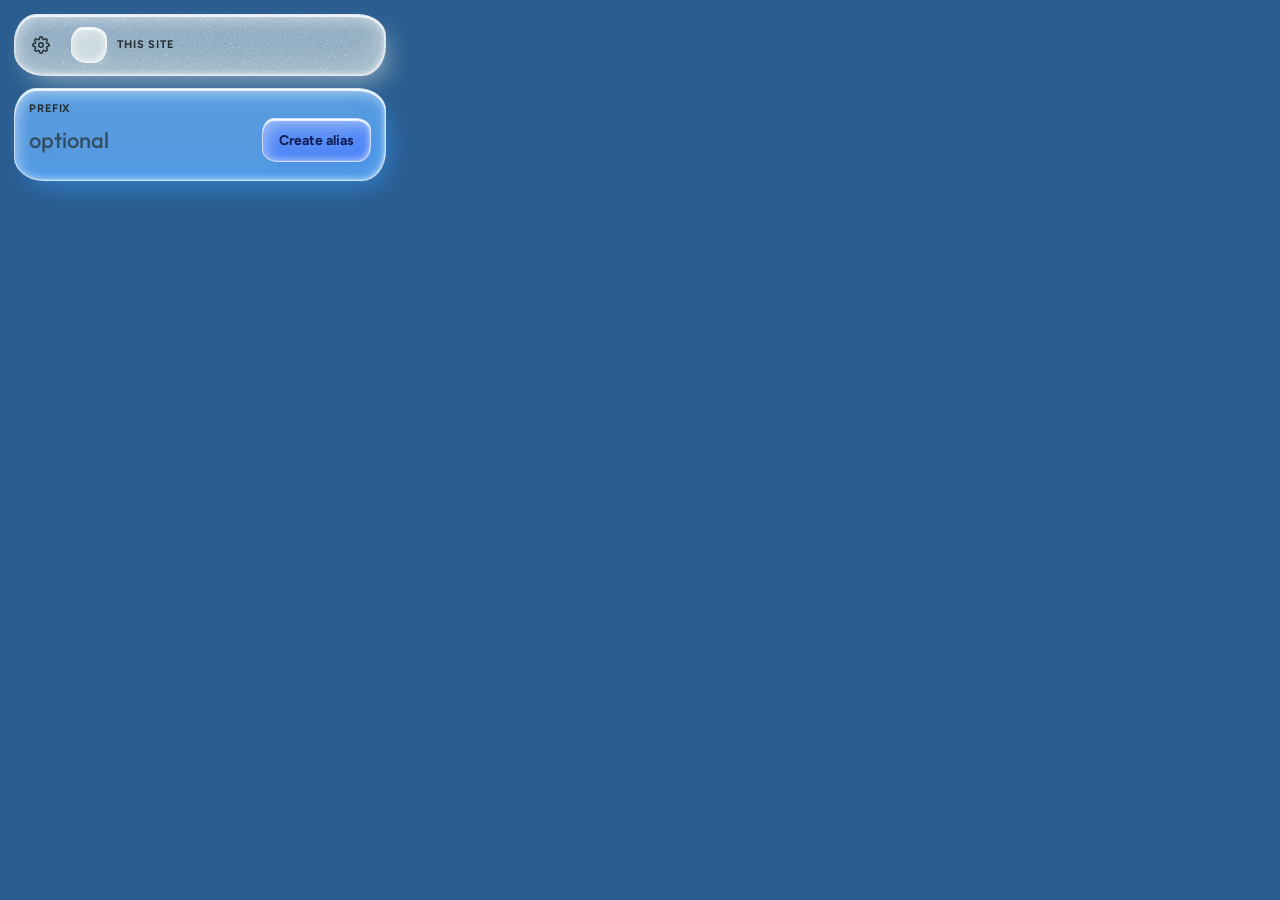
<file: popup.html>
<!doctype html>
<html lang="en"><head><meta charset="utf-8"><title>Aliases for Fastmail</title>
<link rel="stylesheet" href="popup.css">
</head>
<body>
  <header class="sea sea-quiet">
    <button class="rock" data-tint="frost" id="settings" aria-label="Settings" title="Settings">
      <svg viewBox="0 0 24 24" fill="none" stroke="currentColor" stroke-width="2" stroke-linecap="round" stroke-linejoin="round" aria-hidden="true"><circle cx="12" cy="12" r="3"/><path d="M19.4 15a1.65 1.65 0 0 0 .33 1.82l.06.06a2 2 0 1 1-2.83 2.83l-.06-.06a1.65 1.65 0 0 0-1.82-.33 1.65 1.65 0 0 0-1 1.51V21a2 2 0 1 1-4 0v-.09A1.65 1.65 0 0 0 9 19.4a1.65 1.65 0 0 0-1.82.33l-.06.06a2 2 0 1 1-2.83-2.83l.06-.06A1.65 1.65 0 0 0 4.68 15a1.65 1.65 0 0 0-1.51-1H3a2 2 0 1 1 0-4h.09A1.65 1.65 0 0 0 4.6 9a1.65 1.65 0 0 0-.33-1.82l-.06-.06a2 2 0 1 1 2.83-2.83l.06.06A1.65 1.65 0 0 0 9 4.68a1.65 1.65 0 0 0 1-1.51V3a2 2 0 1 1 4 0v.09a1.65 1.65 0 0 0 1 1.51 1.65 1.65 0 0 0 1.82-.33l.06-.06a2 2 0 1 1 2.83 2.83l-.06.06A1.65 1.65 0 0 0 19.4 9a1.65 1.65 0 0 0 1.51 1H21a2 2 0 1 1 0 4h-.09a1.65 1.65 0 0 0-1.51 1z"/></svg>
    </button>
    <span class="fav sea sea-sm" id="fav" aria-hidden="true"></span>
    <div class="site-wrap">
      <div class="caption">This site</div>
      <div class="site" id="site"></div>
    </div>
  </header>

  <!-- One card: prefix, Create, and the address it will make. -->
  <section class="sea sea-azure sea-interactive card prefix-card" id="preview">
    <label for="prefix">Prefix</label>
    <div class="prefix-row">
      <input id="prefix" spellcheck="false" autocomplete="off" placeholder="optional" aria-describedby="address">
      <button class="pill sea sea-sm sea-cobalt sea-interactive" id="create">Create alias</button>
    </div>
    <div class="address mono" id="address" aria-live="polite"></div>
  </section>

  <label class="sea sea-quiet switch-row" id="site-row" hidden>
    <span id="site-row-text">Show the @ button on this site</span>
    <input type="checkbox" class="sea sea-interactive" id="site-toggle" role="switch">
  </label>

  <div class="status" id="status" role="alert"></div>

  <section class="sea sea-quiet list" id="list" hidden>
    <div class="list-scroll">
    <button class="sec-head" id="sec-all-btn" aria-expanded="true" aria-controls="sec-rest" hidden><svg class="chev" viewBox="0 0 24 24" fill="none" stroke="currentColor" stroke-width="2.4" stroke-linecap="round" stroke-linejoin="round" aria-hidden="true"><path d="m9 6 6 6-6 6"/></svg><span class="sec-title" id="sec-all-title">Your aliases</span><span class="count sea sea-sm" id="sec-all-count">0</span></button>
    <div id="sec-here-wrap" hidden>
      <button class="sec-head" id="sec-here-btn" aria-expanded="true" aria-controls="sec-here"><svg class="chev" viewBox="0 0 24 24" fill="none" stroke="currentColor" stroke-width="2.4" stroke-linecap="round" stroke-linejoin="round" aria-hidden="true"><path d="m9 6 6 6-6 6"/></svg><span class="sec-title" id="sec-here-title">For this site</span><span class="count sea sea-sm" id="sec-here-count">0</span></button>
      <ul id="sec-here" aria-labelledby="sec-here-title"></ul>
    </div>
    <button class="sec-head" id="sec-rest-btn" aria-expanded="false" aria-controls="sec-rest" hidden><svg class="chev" viewBox="0 0 24 24" fill="none" stroke="currentColor" stroke-width="2.4" stroke-linecap="round" stroke-linejoin="round" aria-hidden="true"><path d="m9 6 6 6-6 6"/></svg><span class="sec-title" id="sec-rest-title">Everything else</span><span class="count sea sea-sm" id="sec-rest-count">0</span></button>
    <ul id="sec-rest" aria-labelledby="sec-rest-title"></ul>
    </div>
  </section>

  <div class="toast sea sea-sm sea-kelp" id="toast" role="status" aria-live="polite"></div>

  <script src="lib.js"></script>
  <script src="popup.js"></script>
</body></html>
</file>
<file: ui.css>
:root { --bg:#fff; --fg:#1d1d1f; --muted:#6b7280; --line:#e5e7eb; --hover:#f3f4f6; --accent:#2563eb; --accent-fg:#fff; --err:#b91c1c; --ok:#15803d; color-scheme: light dark; }
@media (prefers-color-scheme: dark) { :root { --bg:#1f2023; --fg:#ececef; --muted:#9ca3af; --line:#3a3b40; --hover:#2a2b2f; --accent:#60a5fa; --accent-fg:#0b1220; --err:#f87171; --ok:#4ade80; } }
* { box-sizing: border-box; }
body { margin: 0; background: var(--bg); color: var(--fg); font: 13px/1.45 system-ui, -apple-system, "Segoe UI", sans-serif; }
input { flex: 1; min-width: 0; padding: 7px 9px; border: 1px solid var(--line); border-radius: 6px; background: var(--bg); color: var(--fg); font: inherit; }
input:focus { outline: 2px solid var(--accent); outline-offset: -1px; border-color: transparent; }
button { font: inherit; cursor: pointer; }
button.primary { border: 0; border-radius: 6px; padding: 7px 14px; background: var(--accent); color: var(--accent-fg); font-weight: 600; }
button.secondary { border: 1px solid var(--line); border-radius: 6px; padding: 6px 12px; background: none; color: var(--fg); }
button:disabled { opacity: .6; cursor: default; }
.row { display: flex; gap: 6px; align-items: center; }
.muted { color: var(--muted); }
.status { margin-top: 8px; min-height: 1em; word-break: break-all; }
.status.err { color: var(--err); }
.status.ok { color: var(--ok); }
.status button { display: block; margin-top: 6px; }
a { color: var(--accent); }
</file>
<file: popup.css>
/* Bundled so the popup never loads anything from the web (SIL Open Font License, see fonts/OFL-*.txt). */
@font-face { font-family: "Outfit"; font-weight: 400 700; src: url(fonts/Outfit.woff2) format("woff2"); }
@font-face { font-family: "Figtree"; font-weight: 400 700; src: url(fonts/Figtree.woff2) format("woff2"); }
@font-face { font-family: "JetBrains Mono"; font-weight: 400 600; src: url(fonts/JetBrainsMono.woff2) format("woff2"); }

/* ---- Sea: frosted sea glass ------------------------------------------------------------------ */
:root {
  --glass-frost:#dee6e4; --glass-seafoam:#2fd6a8; --glass-kelp:#22b45a; --glass-lagoon:#12c8f5;
  --glass-azure:#3d9bff; --glass-cobalt:#2f6bff; --glass-lavender:#b48cff; --glass-amber:#ffa53a; --glass-ruby:#ff4a3d;
  --milk:#f6faf8; --milk-mix:40%; --ink:#1c2a2b; --ink-muted:#243031; /* darkest muted that still reads as muted; 4.5:1 on the azure and lavender cards */ --ink-on-cobalt:#0e1f55; --carve-ink:#0a1e20;
  --rim:rgba(255,255,255,.7); --hi1:rgba(255,255,255,.85); --hi2:rgba(255,255,255,.45); --hi3:rgba(255,255,255,.35); --hi4:rgba(255,255,255,.5);
  --grain:.8; --lip:rgba(255,255,255,.55); --lip-top:rgba(0,20,25,.16); --focus:rgba(255,255,255,.9);
  --bg:#2a5d8f; --gloss:rgba(255,255,255,.95); --list-solid:#94aec4; --dot-ring:rgba(255,255,255,.85); /* the aliases card's color, flattened: behind sticky headers */
  color-scheme: light;
}
@media (prefers-color-scheme: dark) {
  :root {
    --bg:#14304d;
    --glass-frost:#3b5170; --glass-seafoam:#3f8c7b; --glass-kelp:#2e7a4c; --glass-lagoon:#1f8fae;
    --glass-azure:#4f78a8; --glass-cobalt:#3a63e0; --glass-lavender:#7d6a96; --glass-amber:#b8782f; --glass-ruby:#b8352b;
    --milk:#121a26; --milk-mix:55%; --ink:#e8f1ef; --ink-muted:#c4d1d0; --ink-on-cobalt:#e6ecff; --carve-ink:#eef8f6;
    --rim:rgba(255,255,255,.16); --hi1:rgba(255,255,255,.22); --hi2:rgba(255,255,255,.08); --hi3:rgba(255,255,255,.06); --hi4:rgba(255,255,255,.12); --gloss:rgba(255,255,255,.4);
    --grain:.35; --lip:rgba(0,0,0,.55); --lip-top:rgba(255,255,255,.12); --focus:#9db8ff; --list-solid:#243852; --dot-ring:rgba(255,255,255,.6);
    color-scheme: dark;
  }
  .chip.sea { --sea-strength:42%; } /* lighter ink needs a darker chip */
  .alias.selected .chip.sea { --sea-strength:24%; --milk-mix:85%; } /* ...and more solid on the bright selected row */
}

/* Reduced transparency: panels go nearly solid milk. */
@media (prefers-reduced-transparency: reduce) { :root { --milk-mix:92%; } }

.sea { --sea-glass:var(--glass-frost); --sea-strength:32%; }
.sea, .rock:hover, .rock:focus-visible, .alias:hover, .alias.selected {
  position:relative; isolation:isolate; color:var(--ink);
  background:linear-gradient(color-mix(in srgb,var(--sea-glass) var(--sea-strength),transparent),color-mix(in srgb,var(--sea-glass) var(--sea-strength),transparent)),
             color-mix(in srgb,var(--milk) var(--milk-mix),transparent);
  border:1px solid var(--rim);
  box-shadow: var(--sea-gloss, 0 0 #0000), var(--sea-lx,8px) var(--sea-ly,12px) var(--sea-lb,26px) -8px color-mix(in srgb,var(--sea-glass) 60%,transparent),
    inset 0 0 0 1px color-mix(in srgb,var(--sea-glass) 20%,transparent), inset 0 2px 1px var(--hi1), inset 3px 5px 14px var(--hi2),
    inset -8px -12px 22px color-mix(in srgb,var(--sea-glass) 32%,transparent), inset -2px -3px 4px var(--hi3), inset -1px -1px 0 var(--hi4);
}
.sea::after, .rock:hover::after, .rock:focus-visible::after, .alias:hover::after, .alias.selected::after { content:""; position:absolute; inset:0; z-index:-1; border-radius:inherit; pointer-events:none;
  background:url(assets/frost-grain.png) 0 0/180px 180px; mix-blend-mode:screen; opacity:var(--grain); }
/* Two finishes: grain (sand) only on static surfaces, the header, cards, chips and badges. Anything you press or that reacts
   to you is smooth glass with a bright top edge: buttons, the prefix card, switch tracks, hovered/selected rows, hovered rocks.
   (No backdrop blur: the popup's backdrop is a solid color, so there's nothing behind the glass to blur.) */
.sea-interactive, .rock:hover, .rock:focus-visible, .alias:hover, .alias.selected { --sea-gloss:inset 0 1px 0 var(--gloss); }
.sea-interactive::after, .rock:hover::after, .rock:focus-visible::after, .alias:hover::after, .alias.selected::after { content:none; }
.sea { border-radius:22px 28px 24px 30px / 28px 22px 30px 24px; }          /* large pebble */
.sea-sm, .rock { border-radius:12px 15px 13px 16px / 15px 12px 16px 13px; } /* small pebble */
/* Small pieces cast a smaller shadow. */
.sea-sm { --sea-lx:4px; --sea-ly:6px; --sea-lb:14px; }

/* Tints, then strength modifiers (which win because they come later). */
.sea-frost    { --sea-glass:var(--glass-frost);    --sea-strength:56%; }
.sea-seafoam  { --sea-glass:var(--glass-seafoam);  --sea-strength:56%; }
.sea-kelp     { --sea-glass:var(--glass-kelp);     --sea-strength:56%; }
.sea-lagoon   { --sea-glass:var(--glass-lagoon);   --sea-strength:56%; }
.sea-azure    { --sea-glass:var(--glass-azure);    --sea-strength:56%; }
.sea-cobalt   { --sea-glass:var(--glass-cobalt);   --sea-strength:56%; }
.sea-lavender { --sea-glass:var(--glass-lavender); --sea-strength:56%; }
.sea-amber    { --sea-glass:var(--glass-amber);    --sea-strength:56%; }
.sea-ruby     { --sea-glass:var(--glass-ruby);     --sea-strength:56%; }
.sea-quiet { --sea-strength:25%; } .sea-strong { --sea-strength:58%; } .sea-vstrong { --sea-strength:66%; }

.carved { background:url(assets/frost-grain.png) 0 0/140px 140px, color-mix(in srgb,var(--sea-glass,var(--glass-frost)) 22%,var(--carve-ink));
  -webkit-background-clip:text; background-clip:text; color:transparent;
  filter:drop-shadow(0 .5px .4px var(--lip)) drop-shadow(0 -.4px .3px var(--lip-top)); }

/* Rocks: icon buttons that are clear until hovered or focused, then become a pebble in their action's color. */
.rock { --sea-strength:56%; flex:none; display:grid; place-items:center; width:40px; height:44px; padding:0;
  border:1px solid transparent; background:none; color:var(--ink-muted); position:relative; }
.rock svg { width:18px; height:18px; }
.rock[data-tint="lagoon"] { --sea-glass:var(--glass-lagoon); }
.rock[data-tint="ruby"]   { --sea-glass:var(--glass-ruby); }
.rock[data-tint="kelp"]   { --sea-glass:var(--glass-kelp); }
.rock[data-tint="frost"]  { --sea-glass:var(--glass-frost); }

/* ---- Layout ---------------------------------------------------------------------------------- */
* { box-sizing:border-box; }
html { overflow-x:hidden; } /* Chrome caps popups at 600px tall; the list scrolls instead of the page */
[hidden] { display:none !important; }
/* The popup is as tall as its content, up to Chrome's 600px cap; only then does the alias list shrink and scroll. */
body { width:400px; max-height:600px; margin:0; padding:14px; display:flex; flex-direction:column; gap:12px; background:var(--bg); color:var(--ink);
  font:14px/1.4 "Figtree", system-ui, sans-serif; }
button { font:inherit; color:inherit; cursor:pointer; }
button:focus-visible, input:focus-visible, .prefix-card:has(#prefix:focus) { outline:2px solid var(--focus); outline-offset:3px; }
.prefix-card input:focus-visible { outline:none; } /* the card carries the input's ring; Create keeps its own */
.mono { font-family:"JetBrains Mono", ui-monospace, monospace; }
.caption, .card label { display:block; font-size:11px; font-weight:700; letter-spacing:.08em; text-transform:uppercase; color:var(--ink-muted); }

header { display:flex; align-items:center; gap:10px; padding:8px 8px 8px 6px; }
.fav { flex:none; width:36px; height:36px; display:grid; place-items:center; font:600 16px "Outfit", sans-serif; }
.fav img, .fav svg { width:20px; height:20px; border-radius:4px; }
.fav svg { color:var(--ink-muted); }
.site-wrap { flex:1; min-width:0; }
.site { font:600 17px/1.2 "Outfit", system-ui, sans-serif; overflow:hidden; text-overflow:ellipsis; white-space:nowrap; }
.site.none { color:var(--ink-muted); font-weight:500; }
.pill { flex:none; min-height:44px; padding:0 16px; font-weight:700; color:var(--ink-on-cobalt); }
.pill:disabled { opacity:.6; cursor:default; }

.card { padding:12px 14px; }
.prefix-row { display:flex; align-items:center; gap:10px; margin-top:2px; }
.prefix-card input { flex:1; min-width:0; min-height:44px; margin:0; padding:0; border:0; background:none; color:var(--ink); font:500 22px/1.2 "Outfit", system-ui, sans-serif; }
.prefix-card input::placeholder { color:var(--ink-muted); opacity:.7; }
/* The address it will make: prefix in ink, the rest muted; one line, cut with an ellipsis. */
.prefix-card .address { margin-top:6px; font-size:14px; font-weight:400; white-space:nowrap; overflow:hidden; text-overflow:ellipsis; color:var(--ink-muted); }
.prefix-card .address b { color:var(--ink); font-weight:600; }

.switch-row { display:flex; align-items:center; justify-content:space-between; gap:12px; min-height:44px; padding:0 14px; font-size:13.5px; font-weight:500; cursor:pointer; }
.switch-row input { appearance:none; flex:none; width:46px; height:26px; margin:9px 0; /* 44px with its margins: the switch sets the row's height */ border-radius:999px; cursor:pointer;
  --sea-glass:var(--glass-azure); --sea-strength:56%; --sea-lx:2px; --sea-ly:3px; --sea-lb:8px; }
.switch-row input:checked { --sea-glass:var(--glass-kelp); }
.switch-row input::before { content:""; position:absolute; z-index:1; top:3px; left:3px; width:18px; height:18px; border-radius:50%;
  background:#fff; box-shadow:0 1px 3px rgba(0,0,0,.35), 0 2px 6px rgba(0,0,0,.18); transition:transform .15s; }
.switch-row input:checked::before { transform:translateX(20px); }
.switch-row input:disabled { opacity:.5; cursor:default; }

.status { margin:-4px 2px 0; font-size:13px; font-weight:600; color:#fff; }
.status:empty { display:none; }
.status button { display:block; min-height:44px; margin-top:6px; padding:0 14px; }

/* The card clips; the inner box scrolls, with ~12px fades at both ends. */
body > * { flex-shrink:0; }
.list { padding:0; overflow:hidden; flex-shrink:1; min-height:0; display:flex; flex-direction:column; }
/* Fades only on a side with more to scroll to (popup.js sets the classes), so a short list is never dimmed at its ends. */
.list-scroll { --fa:0px; --fb:0px; flex:1 1 auto; min-height:0; overflow:auto; padding:0 6px 6px; border-radius:inherit;
  -webkit-mask-image:linear-gradient(transparent, #000 var(--fa), #000 calc(100% - var(--fb)), transparent);
          mask-image:linear-gradient(transparent, #000 var(--fa), #000 calc(100% - var(--fb)), transparent); }
.list-scroll.more-above { --fa:12px; } .list-scroll.more-below { --fb:12px; }
.list-scroll { scrollbar-width:none; } /* still scrolls; the fades show there's more */
.list-scroll::-webkit-scrollbar { width:0; }
.sec-head { display:flex; align-items:center; gap:8px; width:100%; min-height:48px; margin-top:4px; padding:4px 10px 0; border:0; border-radius:12px; text-align:left;
  position:sticky; top:0; z-index:2; /* frosted: the card's own color with a little frost, so rows slide under it */
  background:transparent; }
.sec-head.stuck { background:color-mix(in srgb,var(--list-solid) 90%,var(--glass-frost)); } /* frosted only while stuck at the top */
.sec-title { flex:1; min-width:0; overflow:hidden; text-overflow:ellipsis; white-space:nowrap; font-size:12px; font-weight:700; letter-spacing:.06em; text-transform:uppercase; color:var(--ink-muted); }
.chev { flex:none; width:16px; height:16px; color:var(--ink-muted); transition:transform .15s; }
.sec-head[aria-expanded="true"] .chev { transform:rotate(90deg); }
.count { flex:none; min-width:28px; padding:1px 8px; text-align:center; font-size:12px; font-weight:700; }
ul { list-style:none; margin:0; padding:0; display:grid; grid-template-columns:minmax(0, 1fr); gap:2px; } /* minmax: long emails truncate */
/* Rows: clear until hovered (seafoam 28%), selected (66%), pressed (72%, brighter). The row's text is a button that expands it. */
.alias { display:grid; grid-template-columns:minmax(0, 1fr) auto auto auto; align-items:center; padding:0 2px 0 0; border:1px solid transparent;
  border-radius:12px 15px 13px 16px / 15px 12px 16px 13px; position:relative; isolation:isolate;
  --sea-glass:var(--glass-seafoam); --sea-strength:28%; --sea-lx:4px; --sea-ly:6px; --sea-lb:14px; }
.alias.selected { --sea-strength:66%; --ink-muted:var(--ink); } /* muted grey fails 4.5:1 on the bright selected glass */
button:not(.row-main):active, .alias:has(> .row-main:active) { --sea-strength:72%; filter:brightness(1.12) saturate(1.35); }
.row-main { display:flex; align-items:center; gap:8px; min-width:0; min-height:48px; padding:0 6px 0 12px; border:0; border-radius:inherit; background:none; text-align:left; }
.details { grid-column:1 / -1; padding:0 12px 12px 28px; }
.meta { display:flex; flex-wrap:wrap; align-items:center; gap:8px; margin-top:8px; font-size:12px; font-weight:600; color:var(--ink-muted); }
.alias.deleted { display:flex; justify-content:space-between; gap:10px; min-height:52px; padding:4px 4px 4px 14px; --sea-glass:var(--glass-ruby); --sea-strength:56%; }
.del-text { min-width:0; overflow:hidden; text-overflow:ellipsis; white-space:nowrap; font-weight:600; }
.undo { flex:none; min-height:44px; padding:0 16px; font-weight:700; }
.undo:disabled { opacity:.6; cursor:default; }
.toast { position:fixed; left:50%; bottom:14px; z-index:10; max-width:calc(100% - 28px); padding:10px 16px; translate:-50% 8px; opacity:0; pointer-events:none;
  font-size:13px; font-weight:600; overflow:hidden; text-overflow:ellipsis; white-space:nowrap; transition:opacity .2s, translate .2s; }
.toast.show { opacity:1; translate:-50% 0; }
.alias .dot { flex:none; width:8px; height:8px; border-radius:50%; background:var(--glass-kelp); }
.alias.selected .dot { box-shadow:0 0 0 1.5px var(--dot-ring); } /* kelp on seafoam glass needs a ring to show */
.alias.off .dot { background:var(--glass-ruby); }
.alias .email { flex:1; min-width:0; display:flex; font-size:13px; white-space:nowrap; }
.alias .local { flex:0 1 auto; min-width:0; overflow:hidden; text-overflow:ellipsis; color:var(--ink); font-weight:500; }
/* The domain gives up all its width before the local part shrinks at all. */
.alias .at { flex:0 100000 auto; min-width:0; overflow:hidden; text-overflow:ellipsis; color:var(--ink-muted); }
.alias.off:not(.selected) .at { display:none; } /* an Off alias shows just its name, until it's opened */
/* Opened: the top line is the whole address, wrapping instead of cut. */
.alias.selected .email { display:block; white-space:normal; word-break:break-all; }
.alias.selected .local, .alias.selected .at { overflow:visible; }
.alias.selected .at { display:inline-block; } /* wraps as one piece: "@fastmail.com" moves down whole, never mid-word */
.chip { flex:none; padding:2px 9px; font-size:11px; font-weight:700; }
.empty { margin:4px 10px; color:var(--ink-muted); font-size:13px; }
</file>
